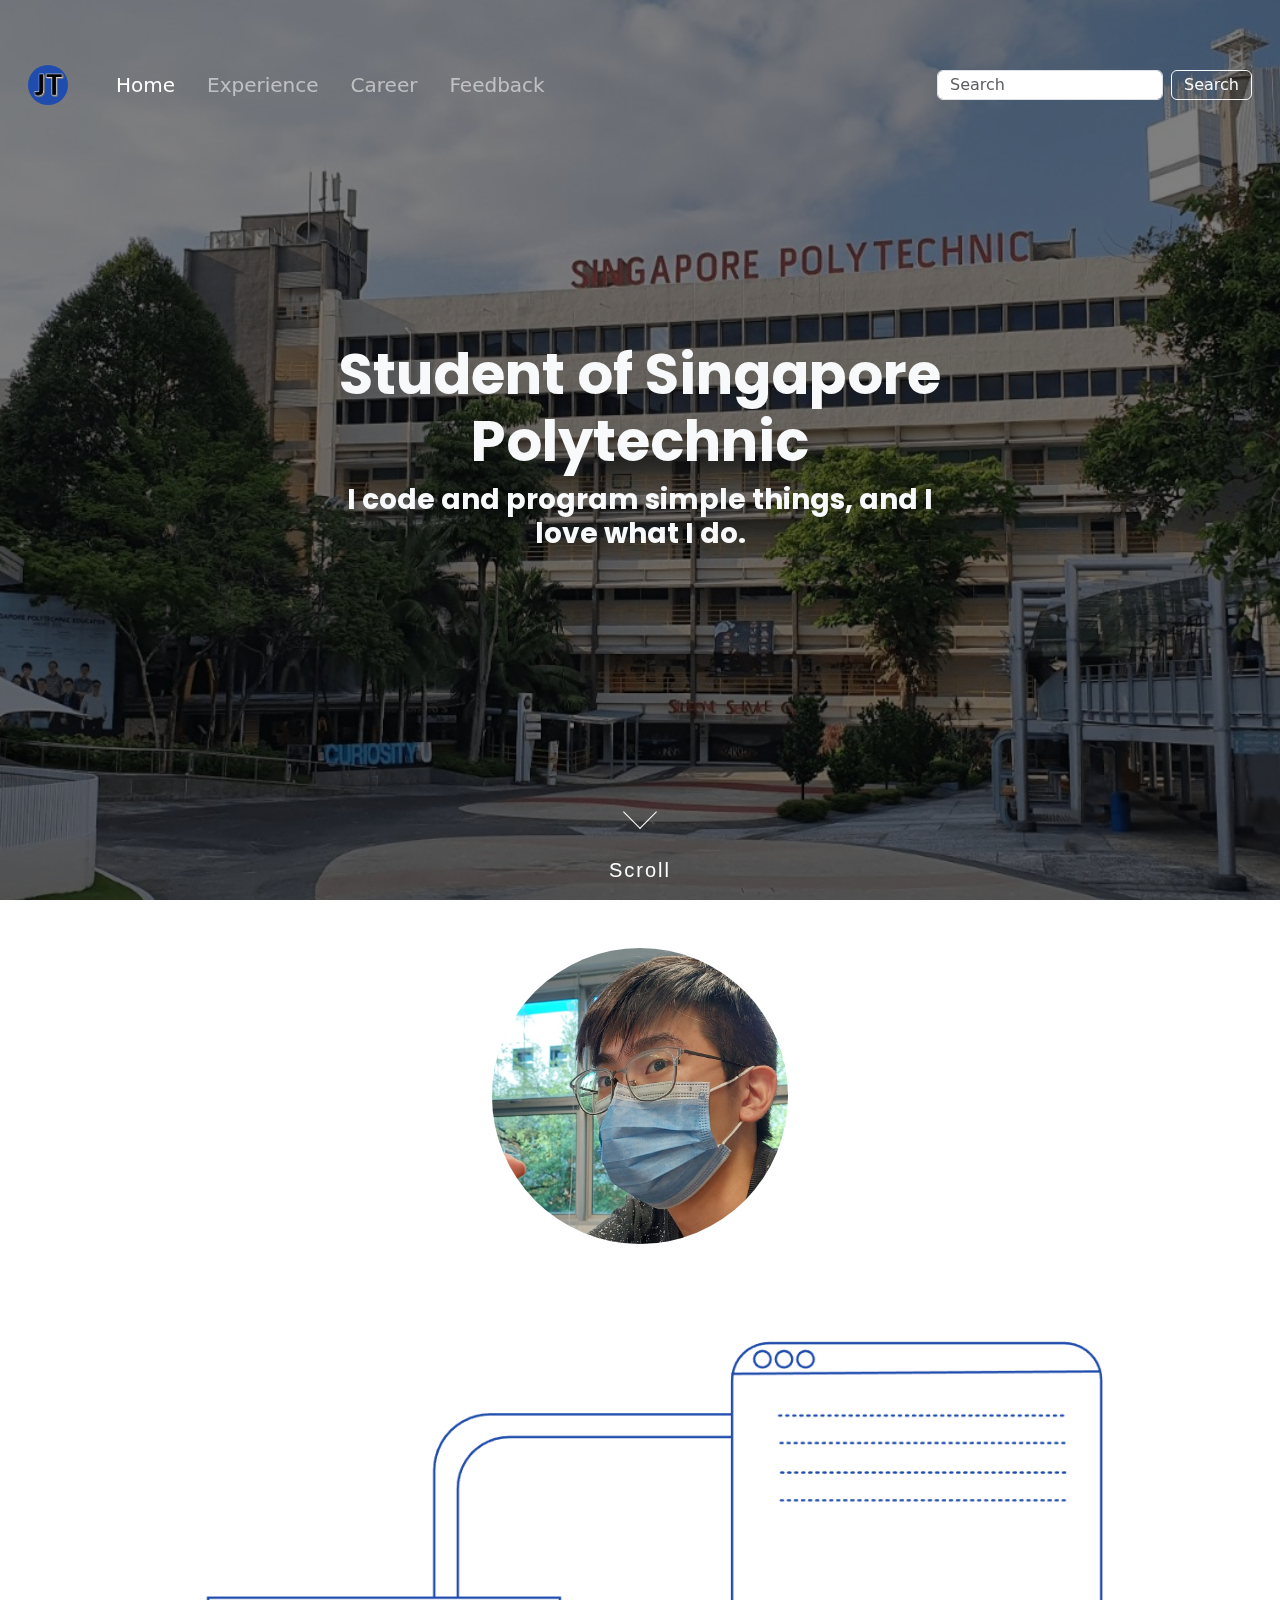
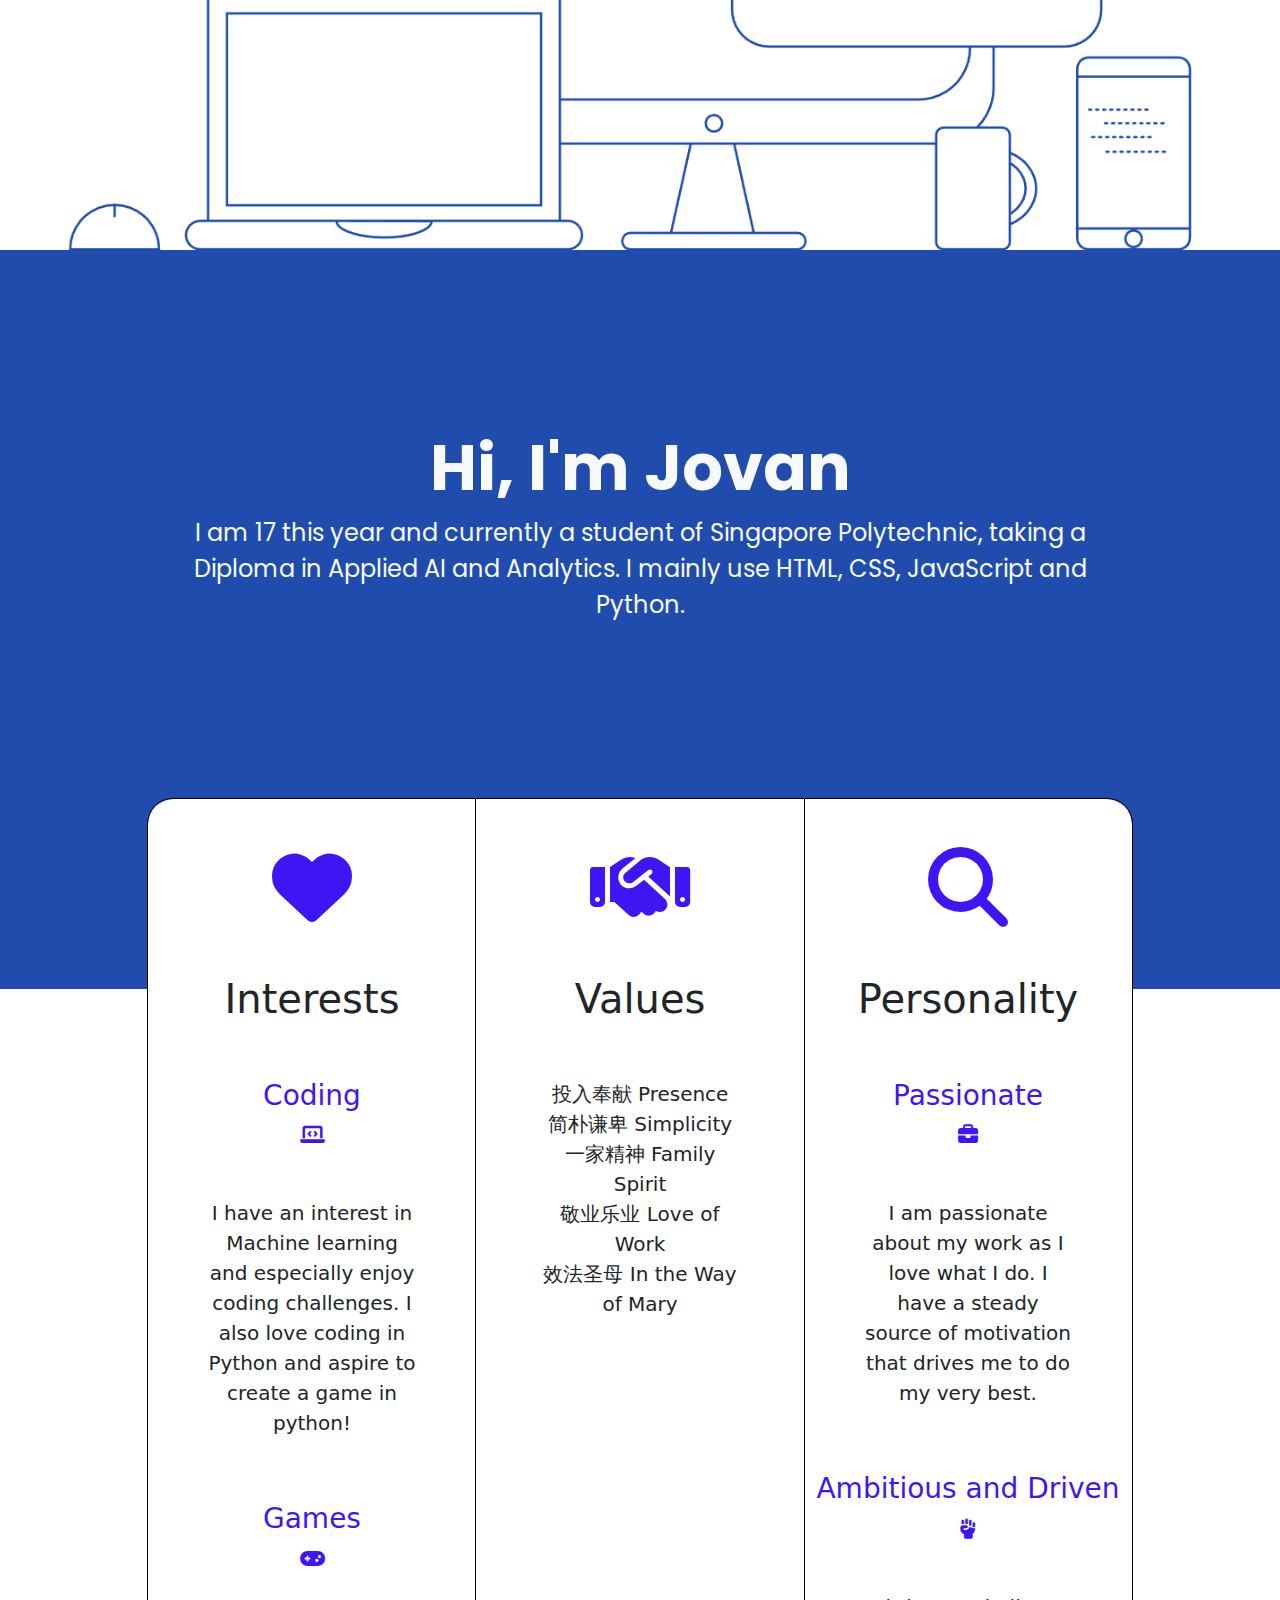
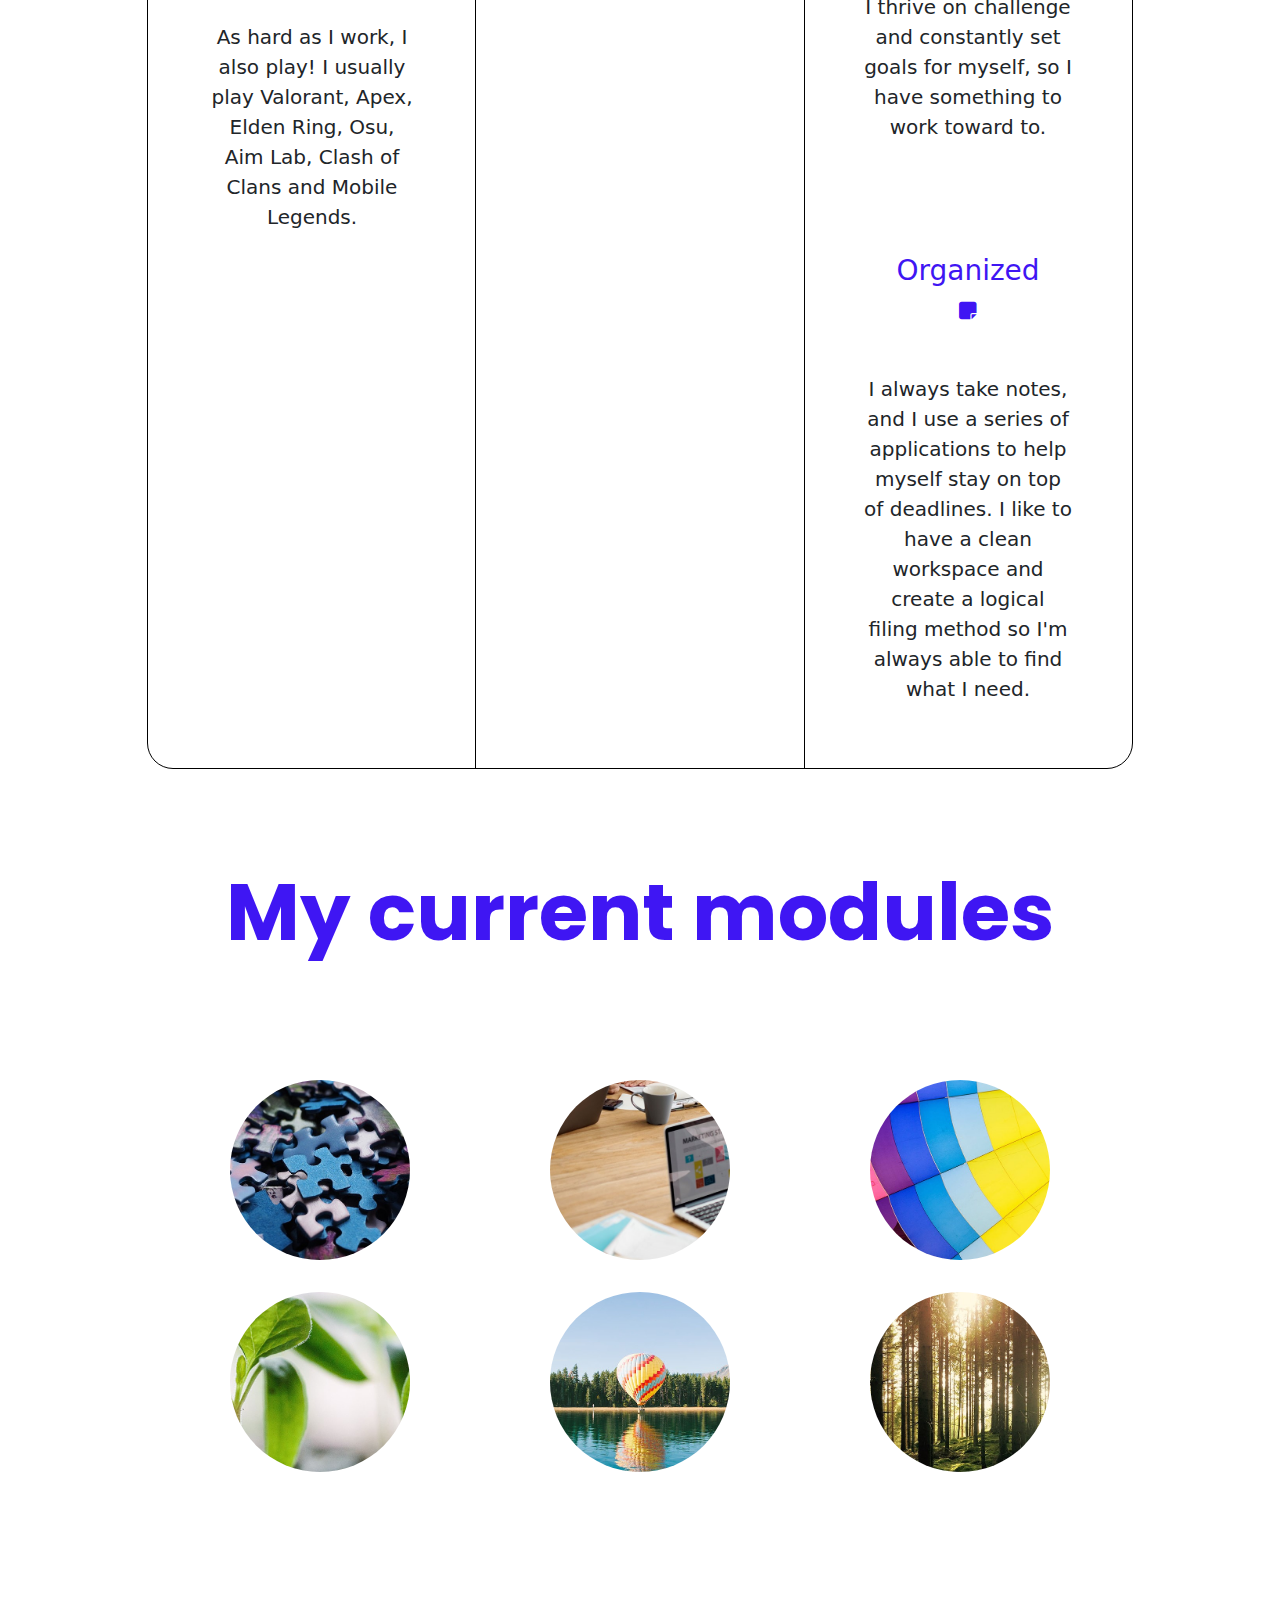
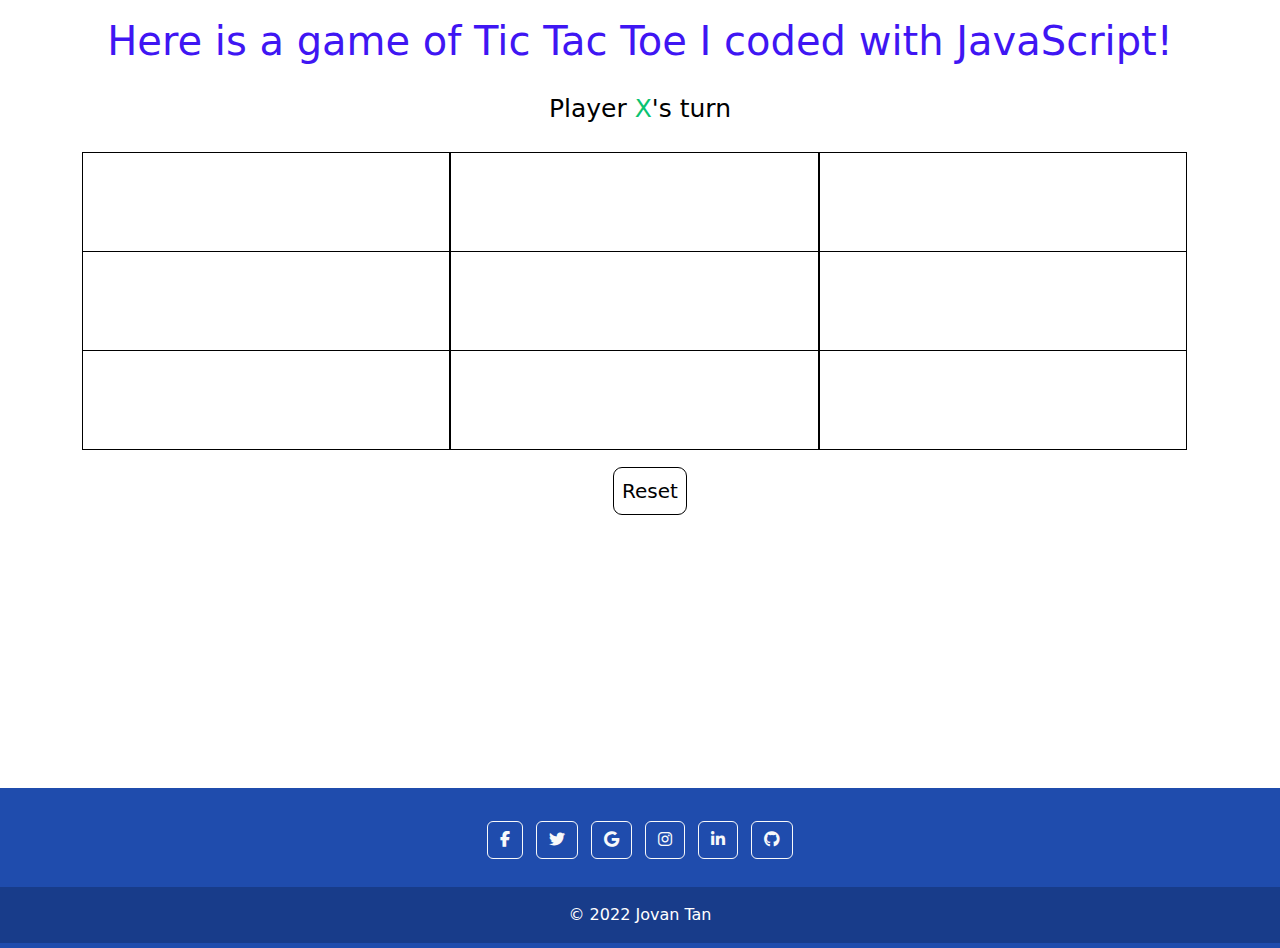
<file: index.html>
<!DOCTYPE html>
<html lang="en">
<head>
  <meta charset="UTF-8">
  <meta http-equiv="X-UA-Compatible" content="IE=edge">
  <meta name="viewport" content="width=device-width, initial-scale=1.0">


  <link href="main.css" rel="stylesheet">
  <script src="script.js"></script>

  <!-- Latest compiled and minified CSS -->
  <link href="https://cdn.jsdelivr.net/npm/bootstrap@5.1.3/dist/css/bootstrap.min.css" rel="stylesheet">

  <!-- Latest compiled JavaScript -->
  <script src="https://cdn.jsdelivr.net/npm/bootstrap@5.1.3/dist/js/bootstrap.bundle.min.js"></script>

  <link rel="preconnect" href="https://fonts.googleapis.com">
  <link rel="preconnect" href="https://fonts.gstatic.com" crossorigin>
  <link href="https://fonts.googleapis.com/css2?family=Dancing+Script&family=Zen+Loop&display=swap" rel="stylesheet">

  <!-- font awesome -->
  <link href="https://cdnjs.cloudflare.com/ajax/libs/font-awesome/6.1.2/css/all.min.css" rel="stylesheet">

  <title>Document</title>
</head>

<header>
  <nav class="nav navbar navbar-expand-md navbar-dark fixed-top lh-1" id="navbar">
    <div class="container-fluid">
      <a class="navbar-brand px-3" href="#">
        <img src="logo.png" alt="Avatar Logo" style="width:40px;" class="rounded-pill"> 
      </a>
      <button class="navbar-toggler" type="button" data-bs-toggle="collapse" data-bs-target="#navbarScroll" aria-controls="navbarScroll" aria-expanded="false" aria-label="Toggle navigation">
        <span class="navbar-toggler-icon"></span>
      </button>
      <div class="collapse navbar-collapse" id="navbarScroll">
        <ul class="navbar-nav me-auto my-2 my-lg-0 mx-5` navbar-nav-scroll" style="--bs-scroll-height: 100px;">
          <li class="nav-item">
            <a class="nav-link px-3 active fs-5" aria-current="page" href="#">Home</a>
          </li>
          <li class="nav-item">
            <a class="nav-link px-3 fs-5" href="experience.html">Experience</a>
          </li>
          <li class="nav-item">
            <a class="nav-link px-3 fs-5" href="career.html">Career</a>
          </li>
          <li class="nav-item">
            <a class="nav-link px-3 fs-5" href="feedback.html">Feedback</a>
          </li>
        </ul>
        <form class="d-flex search-btn px-3">
          <input class="form-control me-2" type="search" placeholder="Search" aria-label="Search">
          <button class="btn btn-outline-light py-0" type="submit">Search</button>
        </form>
      </div>
    </div>
  </nav>
  <div class="home">
    <div class="textdiv position-absolute top-50 start-50 translate-middle focus-in-expand">
      <h1 class="middle-text-lg display-4 fw-bold text-light align-middle text-center focus-in-expand share">Student of Singapore Polytechnic</h1>
      <h3 class="middle-text-md fs-3 fw-bold text-light text-center focus-in-expand share">I code and program simple things, and I love what I do.
      </h3>
    </div>
    <div class="">
      <div id="section01" class="demo">
        <a href="#section02" class="position-absolute start-50 translate-middle-x">
          <span></span>Scroll
        </a>
      </div>
    </div>
  </div>
</header>
<body>
  <div class="p-5" id="section02">
      <img class="img-fluid w-25 mx-auto d-block rounded-circle fade-in me-img"  src="mypicture.jpeg" alt="Picture of myself">
  </div>
  <div class="px-5">
    <img class="img-fluid mx-auto d-block " src="design.png" alt="design">
  </div>

  <div class="w-100 bg-color about_padding">
    <div class="">
      <h1 class="text-light display-3 fw-bold text-center share">Hi, I'm Jovan</h1>
    </div>
    <div class="w-75 text-wrap about_padding1 mx-auto">
      <p class="fs-4 text-light text-center share">I am 17 this year and currently a student of Singapore Polytechnic, taking a Diploma in Applied AI and Analytics. I mainly use HTML, CSS, JavaScript and Python.</p>
    </div>
  </div>

  <div class="grid_section w-75 mx-auto pb-5">
    <div class="row round about_row">
      <div class="col-lg-4 ">
        <div class="text-center pt-5">  
          <i class="fa-solid fa-heart fa-5x font_clr"></i>
        </div>

        <div class="pt-5 text-center">
          <h1>Interests</h1>
        </div>

        <div class="text-center pt-5 fs-5 font_clr">
          <h3> Coding </h3>
          <i class="fa-solid fa-laptop-code"></i>
        </div>

        <div class="text-center pt-5 fs-5 px-5">
          <p>I have an interest in Machine learning and especially enjoy coding challenges. I also love coding in Python and aspire to create a game in python!</p>
        </div>

        <div class="text-center pt-5 fs-5 font_clr">
          <h3> Games </h3>
          <i class="fa-solid fa-gamepad"></i>
        </div>

        <div class="text-center pt-5 fs-5 px-5 pb-5">
          <p>As hard as I work, I also play! I usually play Valorant, Apex, Elden Ring, Osu, Aim Lab, Clash of Clans and Mobile Legends.</p>
        </div>
      </div>

      <div class="col-lg-4 col-middle">
        <div class="text-center pt-5">
          <i class="fa-solid fa-handshake fa-5x font_clr"></i>
        </div>

        <div class="pt-5 text-center">
          <h1> Values </h1>
        </div>

        <div class="text-center pt-5 fs-5 px-5 pb-5">
          <p>投入奉献 Presence<br>简朴谦卑 Simplicity<br>一家精神 Family Spirit<br>敬业乐业 Love of Work<br>效法圣母 In the Way of Mary</p>
        </div>
      </div>
      <div class="col-lg-4">
        <div class="text-center pt-5">  
          <i class="fa-solid fa-magnifying-glass fa-5x font_clr"></i>
        </div>

        <div class="pt-5 text-center">
          <h1>Personality</h1>
        </div>

        <div class="text-center pt-5 fs-5 font_clr">
          <h3> Passionate </h3>
          <i class="fa-solid fa-briefcase"></i>
        </div>

        <div class="text-center pt-5 fs-5 px-5">
          <p>I am passionate about my work as I love what I do. I have a steady source of motivation that drives me to do my very best.</p>
        </div>

        <div class="text-center pt-5 fs-5 font_clr">
          <h3> Ambitious and Driven </h3>
          <i class="fa-solid fa-hand-fist"></i>
        </div>

        <div class="text-center pt-5 fs-5 px-5 pb-5">
          <p>I thrive on challenge and constantly set goals for myself, so I have something to work toward to.</p>
        </div>

        <div class="text-center pt-5 fs-5 font_clr">
          <h3> Organized </h3>
          <i class="fa-solid fa-note-sticky"></i>
        </div>

        <div class="text-center pt-5 fs-5 px-5 pb-5">
          <p>I always take notes, and I use a series of applications to help myself stay on top of deadlines. I like to have a clean workspace and create a logical filing method so I'm always able to find what I need.</p>
        </div>
      </div>
    </div>
  </div>
  <div class="mx-auto py-5 text-center font_clr">
    <h1 class="display-1 share fw-bold">My current modules</h1>
  </div>
  <div class="w-75 mx-auto pt-5">
    <div class="row mx-auto">
      <div class="col-12 col-md-4 col-sm-6 py-3">
        <div class="cat image mx-auto">
          <p class="mx-auto my-auto display-6 text-light">CAT</p>
        </div>
      </div>
      <div class="col-12 col-md-4 col-sm-6 py-3">
        <div class="cpr image mx-auto">
          <p class="mx-auto my-auto display-6 text-light">CPR</p>
        </div>
      </div>
      <div class="col-12 col-md-4 col-sm-6 py-3">
        <div class="foc image mx-auto">
          <p class="mx-auto my-auto display-6 text-light">FOC</p>
        </div>
      </div>
      <div class="col-12 col-md-4 col-sm-6 py-3">
        <div class="fop image mx-auto">
          <p class="mx-auto my-auto display-6 text-light">FOP</p>
        </div>
      </div>
      <div class="col-12 col-md-4 col-sm-6 py-3">
        <div class="fed image mx-auto">
          <p class="mx-auto my-auto display-6 text-light">FED</p>
        </div>
      </div>
      <div class="col-12 col-md-4 col-sm-6 py-3">
        <div class="math image mx-auto">
          <p class="mx-auto my-auto display-6 text-light">MATH</p>
        </div>
      </div>
    </div>
  </div>
  <main class="background ttt">
    <section class="title">
        <h1>Here is a game of Tic Tac Toe I coded with JavaScript!</h1>
    </section>
    <section class="display">
        Player <span class="display-player playerX">X</span>'s turn
    </section>
    <section class="container">
        <div class="tile"></div>
        <div class="tile"></div>
        <div class="tile"></div>
        <div class="tile"></div>
        <div class="tile"></div>
        <div class="tile"></div>
        <div class="tile"></div>
        <div class="tile"></div>
        <div class="tile"></div>
    </section>
    <section class="display announcer hide"></section>
    <section class="controls">
        <button id="reset">Reset</button>
    </section>
  </main>
</body>
<footer class="bg-custom text-center text-white">
  <!-- Grid container -->
  <div class="mx-auto p-4 pb-0">
    <!-- Section: Social media -->
    <section class="mb-4">
      <div class="text-center">
      <!-- Facebook -->
      <a class="btn btn-outline-light btn-floating m-1" href="https://www.facebook.com/jovan.tan.127" target="_blank" role="button">
        <i class="fab fa-facebook-f"></i>
      </a>

      <!-- Twitter -->
      <a class="btn btn-outline-light btn-floating m-1" href="https://twitter.com/kyouran_desu" target="_blank" role="button">
        <i class="fab fa-twitter"></i>
      </a>

      <!-- Google -->
      <a class="btn btn-outline-light btn-floating m-1" href="mailto:joovanntan@gmail.com" target="_blank" role="button">
        <i class="fab fa-google"></i>
      </a>

      <!-- Instagram -->
      <a class="btn btn-outline-light btn-floating m-1" href="https://www.instagram.com/joovanntan/" target="_blank" role="button">
        <i class="fab fa-instagram"></i>
      </a>

      <!-- Linkedin -->
      <a class="btn btn-outline-light btn-floating m-1" href="https://www.linkedin.com/in/kyouran-undefined-a01143248" target="_blank" role="button">
        <i class="fab fa-linkedin-in"></i>
      </a>

      <!-- Github -->
      <a class="btn btn-outline-light btn-floating m-1" href="https://github.com/kyourandesu" target="_blank" role="button">
        <i class="fab fa-github"></i>
      </a>
      </div>
    </section>
    <!-- Section: Social media -->
  </div>
  <!-- Grid container -->

  <!-- Copyright -->
  <div class="text-center p-3" style="background-color: rgba(0, 0, 0, 0.2);">
    © 2022 Jovan Tan
  </div>
  <!-- Copyright -->
</footer>
</html>

<script>
  window.onscroll = function() {scrollFunction()};

  function scrollFunction() {
  var navbar = document.querySelector('#navbar')
  if (document.body.scrollTop > 20 || document.documentElement.scrollTop > 20) {
    navbar.classList.add('bg-custom')
  } else {
    navbar.classList.remove('bg-custom')
  }
  }
</script>
</file>
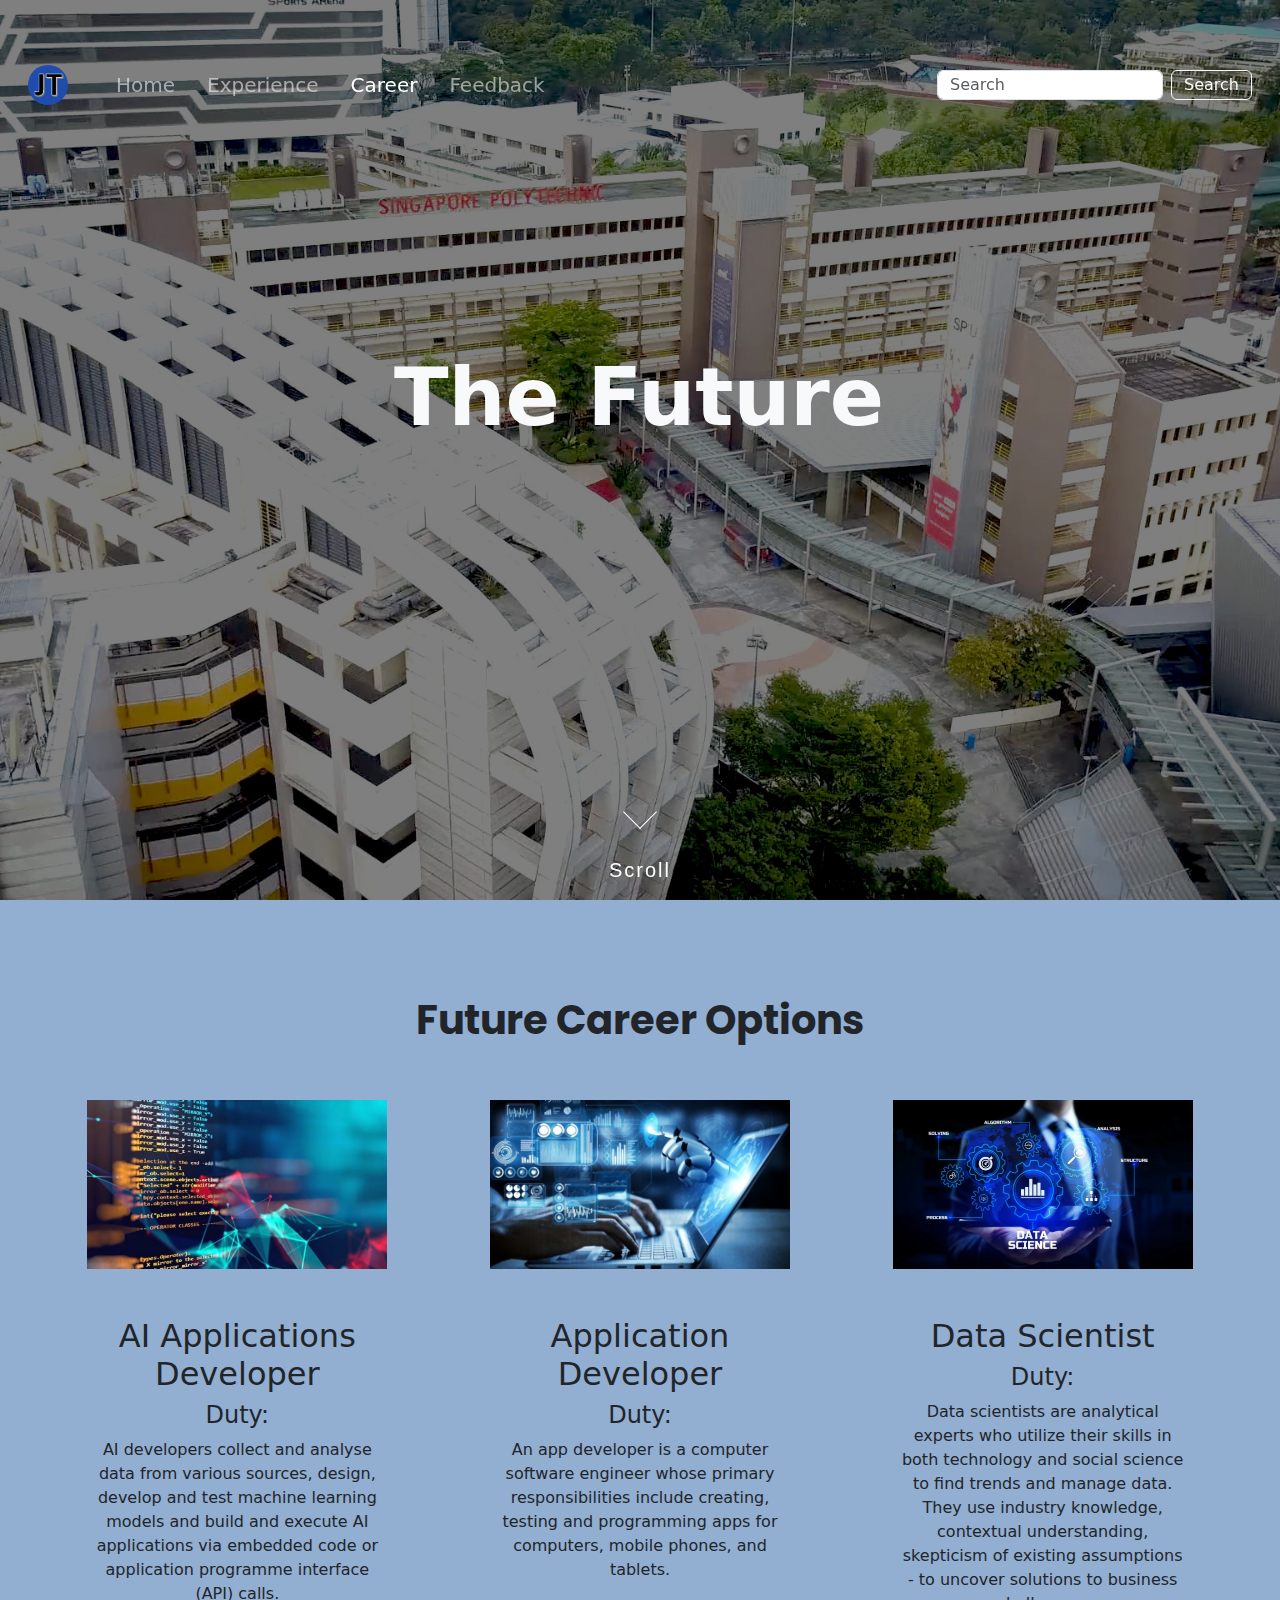
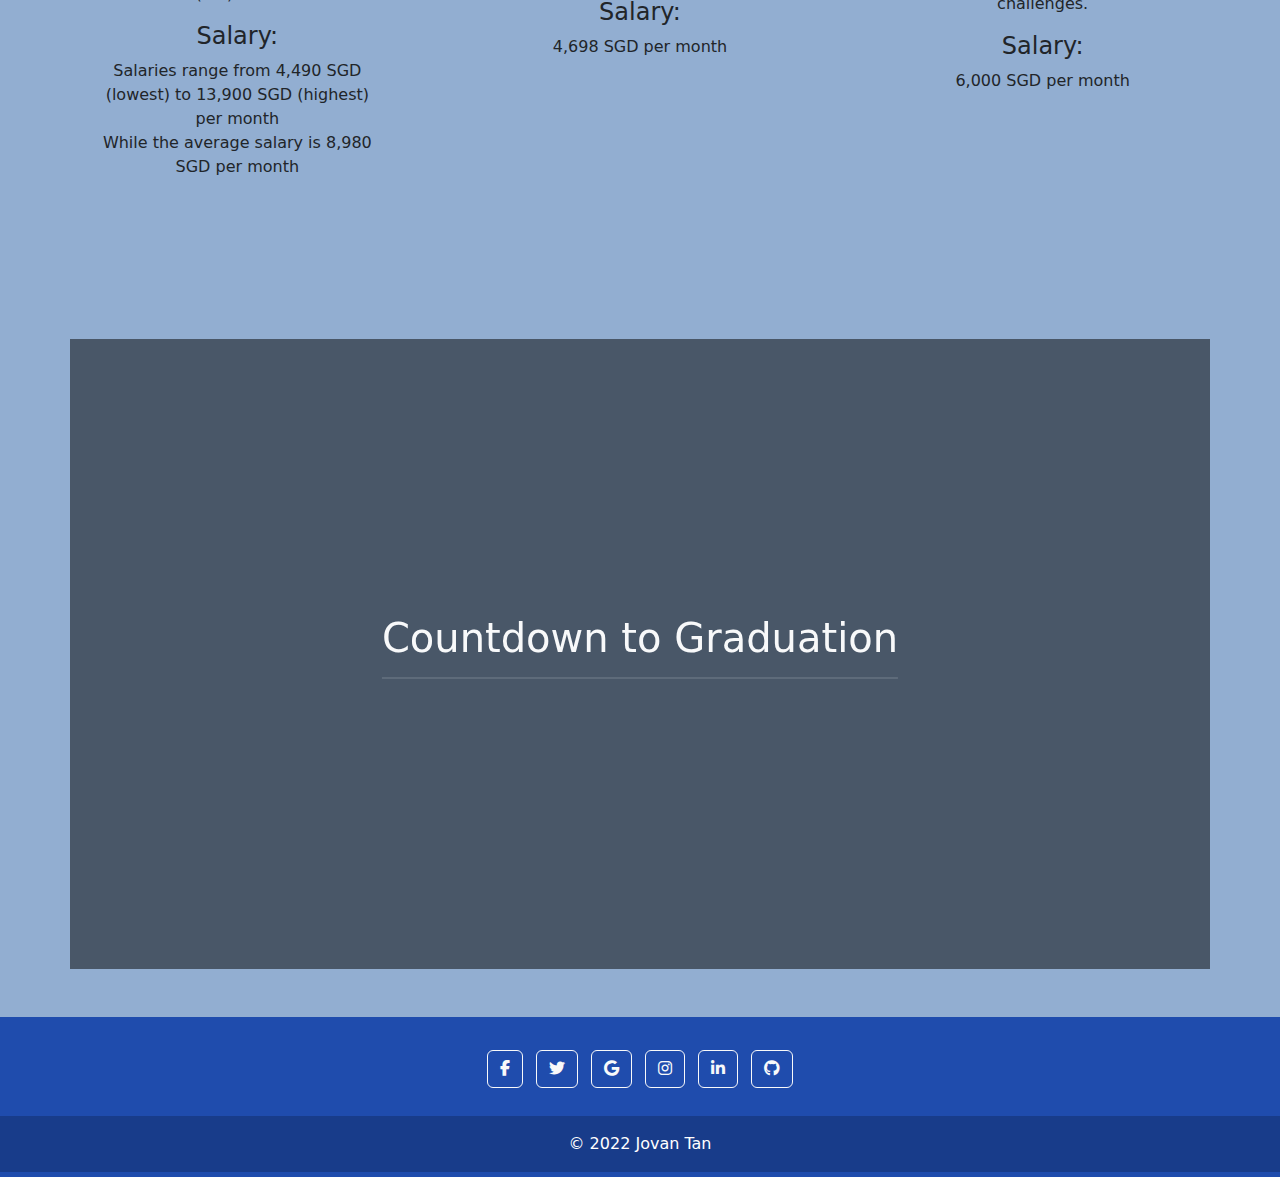
<file: career.html>
<!DOCTYPE html>
<html lang="en">
<head>
  <meta charset="UTF-8">
  <meta http-equiv="X-UA-Compatible" content="IE=edge">
  <meta name="viewport" content="width=device-width, initial-scale=1.0">


  <link href="main.css" rel="stylesheet">
  <script src="script.js"></script>

  <!-- Latest compiled and minified CSS -->
  <link href="https://cdn.jsdelivr.net/npm/bootstrap@5.1.3/dist/css/bootstrap.min.css" rel="stylesheet">

  <!-- Latest compiled JavaScript -->
  <script src="https://cdn.jsdelivr.net/npm/bootstrap@5.1.3/dist/js/bootstrap.bundle.min.js"></script>

  <link rel="preconnect" href="https://fonts.googleapis.com">
  <link rel="preconnect" href="https://fonts.gstatic.com" crossorigin>
  <link href="https://fonts.googleapis.com/css2?family=Dancing+Script&family=Zen+Loop&display=swap" rel="stylesheet">

  <!-- font awesome -->
  <link href="https://cdnjs.cloudflare.com/ajax/libs/font-awesome/6.1.2/css/all.min.css" rel="stylesheet">

  <title>Document</title>
</head>

<header>
  <nav class="nav navbar navbar-expand-md navbar-dark fixed-top lh-1" id="navbar">
    <div class="container-fluid">
      <a class="navbar-brand px-3" href="#">
        <img src="logo.png" alt="Avatar Logo" style="width:40px;" class="rounded-pill"> 
      </a>
      <button class="navbar-toggler" type="button" data-bs-toggle="collapse" data-bs-target="#navbarScroll" aria-controls="navbarScroll" aria-expanded="false" aria-label="Toggle navigation">
        <span class="navbar-toggler-icon"></span>
      </button>
      <div class="collapse navbar-collapse" id="navbarScroll">
        <ul class="navbar-nav me-auto my-2 my-lg-0 mx-5` navbar-nav-scroll" style="--bs-scroll-height: 100px;">
          <li class="nav-item">
            <a class="nav-link px-3 fs-5" aria-current="page" href="index.html">Home</a>
          </li>
          <li class="nav-item">
            <a class="nav-link px-3 fs-5" href="experience.html">Experience</a>
          </li>
          <li class="nav-item">
            <a class="nav-link px-3 active fs-5" href="career.html">Career</a>
          </li>
          <li class="nav-item">
            <a class="nav-link px-3 fs-5" href="feedback.html">Feedback</a>
          </li>
        </ul>
        <form class="d-flex search-btn px-3">
          <input class="form-control me-2" type="search" placeholder="Search" aria-label="Search">
          <button class="btn btn-outline-light py-0" type="submit">Search</button>
        </form>
      </div>
    </div>
  </nav>
  <div class="career">
    <div class="textdiv position-absolute top-50 start-50 translate-middle focus-in-expand">
        <h1 class="middle-text-lg display-1 fw-bold text-light align-middle text-center anim-typewriter line-1">The Future</h1>
    </div>
    <div class="">
      <section id="section01" class="demo">
        <a href="#section02" class="position-absolute start-50 translate-middle-x"><span></span>Scroll</a>
      </section>
    </div>
  </div>
</header>
<body>
  <div class="container-fluid text-center p-5 career-section" id="section02">
    <div>
      <h1 class="text-center py-5 fw-bolder share">
        Future Career Options
      </h1>
    </div>

    <div class="row">
      <div class="col-sm-12 col-md-6 col-lg-4 ai-developer text-center">
        <!-- Photo by https://www.shutterstock.com/g/monsit on https://www.shutterstock.com/ on Dec 1, 2018-->
        <img class="career-pic mx-auto" src="application-developer.jpg" alt="application developer">
        <div class="p-5">
          <h2>AI Applications Developer</h2>
          <h4>Duty:</h4>
          <p> AI developers collect and analyse data from various sources, design, develop and test machine learning models and build and execute AI applications via embedded code or application programme interface (API) calls.</p>
          <h4>Salary:</h4>
          <p>Salaries range from 4,490 SGD (lowest) to 13,900 SGD (highest) per month<br>While the average salary is 8,980 SGD per month</p>
        </div>
      </div>
      <div class="col-sm-12 col-md-6 col-lg-4 text-center">
        <!-- Photo by https://www.shutterstock.com/g/BiancoBlue85 on https://www.shutterstock.com/ on Apr 30, 2022-->
        <img class="career-pic" src="ai-developer.jpg" alt="ai developer">
        <div class="p-5">
          <h2>Application Developer</h2>
          <h4>Duty:</h4>
          <p> An app developer is a computer software engineer whose primary responsibilities include creating, testing and programming apps for computers, mobile phones, and tablets.</p>
          <h4>Salary:</h4>
          <p>4,698 SGD per month</p>
        </div>
      </div>
      <div class="col-sm-12 col-md-12 col-lg-4 text-center">
        <!-- Photo by https://www.shutterstock.com/g/SWKStock https://www.shutterstock.com/ on  Jun 8, 2021 -->
        <img class="career-pic" src="data-science.jpg" alt="data science">
        <div class="p-5">
          <h2>Data Scientist</h2>
          <h4>Duty:</h4>
          <p> Data scientists are analytical experts who utilize their skills in both technology and social science to find trends and manage data. They use industry knowledge, contextual understanding, skepticism of existing assumptions - to uncover solutions to business challenges.</p>
          <h4>Salary:</h4>
          <p>6,000 SGD per month</p>
      </div>
      </div>
    </div>
  </div>
  <div class="career-section py-5">
    <div class="graduation container">
      <div class="textdiv position-absolute top-50 start-50 text-center translate-middle text-light">
        <h1>Countdown to Graduation</h1>
        <hr>
        <p id="demo" style="font-size:30px"></p>
      </div>
    </div>
  </div>

</body>
<footer class="bg-custom text-center text-white">
  <!-- Grid container -->
  <div class="mx-auto p-4 pb-0">
    <!-- Section: Social media -->
    <section class="mb-4">
      <div class="text-center">
      <!-- Facebook -->
      <a class="btn btn-outline-light btn-floating m-1" href="https://www.facebook.com/jovan.tan.127" target="_blank" role="button">
        <i class="fab fa-facebook-f"></i>
      </a>

      <!-- Twitter -->
      <a class="btn btn-outline-light btn-floating m-1" href="https://twitter.com/kyouran_desu" target="_blank" role="button">
        <i class="fab fa-twitter"></i>
      </a>

      <!-- Google -->
      <a class="btn btn-outline-light btn-floating m-1" href="mailto:joovanntan@gmail.com" target="_blank" role="button">
        <i class="fab fa-google"></i>
      </a>

      <!-- Instagram -->
      <a class="btn btn-outline-light btn-floating m-1" href="https://www.instagram.com/joovanntan/" target="_blank" role="button">
        <i class="fab fa-instagram"></i>
      </a>

      <!-- Linkedin -->
      <a class="btn btn-outline-light btn-floating m-1" href="https://www.linkedin.com/in/kyouran-undefined-a01143248" target="_blank" role="button">
        <i class="fab fa-linkedin-in"></i>
      </a>

      <!-- Github -->
      <a class="btn btn-outline-light btn-floating m-1" href="https://github.com/kyourandesu" target="_blank" role="button">
        <i class="fab fa-github"></i>
      </a>
      </div>
    </section>
    <!-- Section: Social media -->
  </div>
  <!-- Grid container -->

  <!-- Copyright -->
  <div class="text-center p-3" style="background-color: rgba(0, 0, 0, 0.2);">
    © 2022 Jovan Tan
  </div>
  <!-- Copyright -->
</footer>
</html>

<script>
  window.onscroll = function() {scrollFunction()};

function scrollFunction() {
var navbar = document.querySelector('#navbar')
if (document.body.scrollTop > 20 || document.documentElement.scrollTop > 20) {
  navbar.classList.add('bg-custom')
} else {
  navbar.classList.remove('bg-custom')
}
}
</script>
<script>
  // Set the date we're counting down to
var countDownDate = new Date("May 6, 2025 00:00:00").getTime();

// Update the count down every 1 second
var countdownfunction = setInterval(function() {

  // Get todays date and time
  var now = new Date().getTime();
  
  // Find the distance between now an the count down date
  var distance = countDownDate - now;
  
  // Time calculations for days, hours, minutes and seconds
  var days = Math.floor(distance / (1000 * 60 * 60 * 24));
  var hours = Math.floor((distance % (1000 * 60 * 60 * 24)) / (1000 * 60 * 60));
  var minutes = Math.floor((distance % (1000 * 60 * 60)) / (1000 * 60));
  var seconds = Math.floor((distance % (1000 * 60)) / 1000);
  
  // Output the result in an element with id="demo"
  document.getElementById("demo").innerHTML = days + "d " + hours + "h "
  + minutes + "m " + seconds + "s ";
  
  // If the count down is over, write some text 
  if (distance < 0) {
    clearInterval(countdownfunction);
    document.getElementById("demo").innerHTML = "EXPIRED";
  }
}, 1000);
</script>
</file>
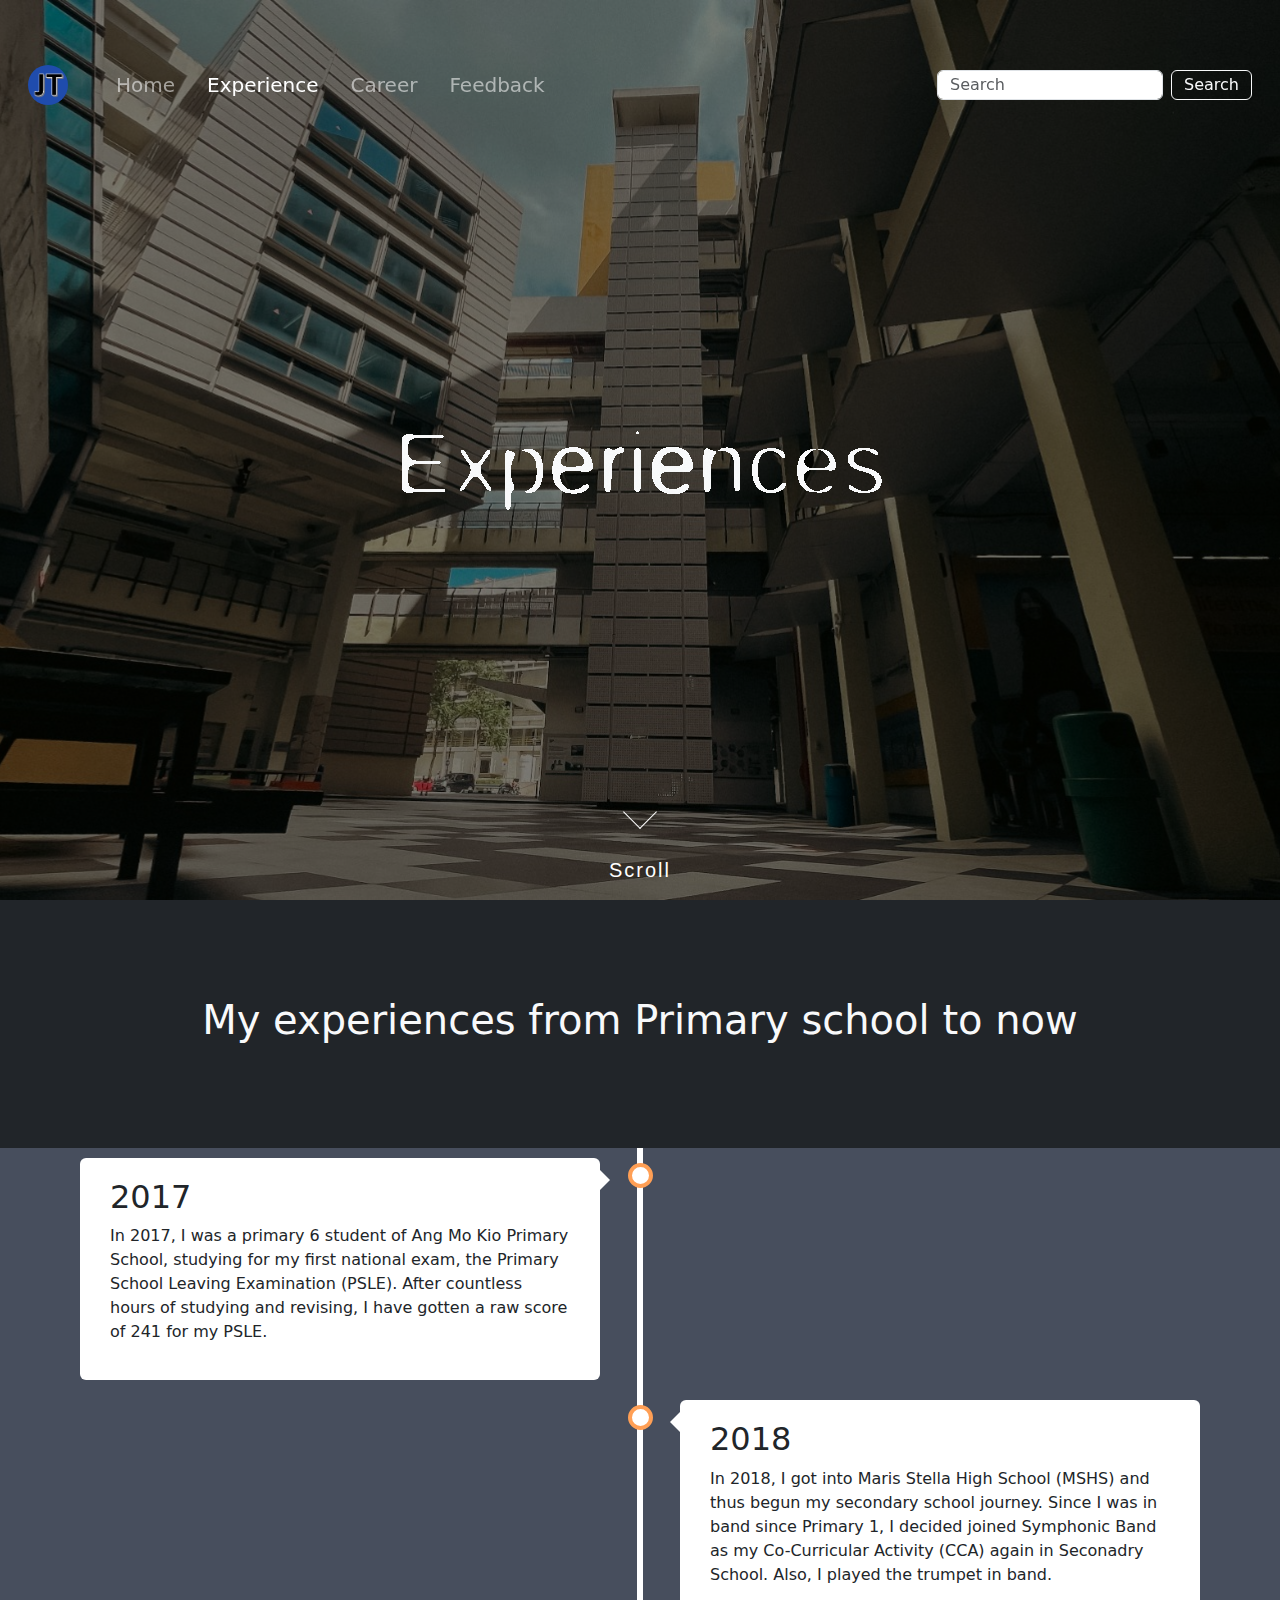
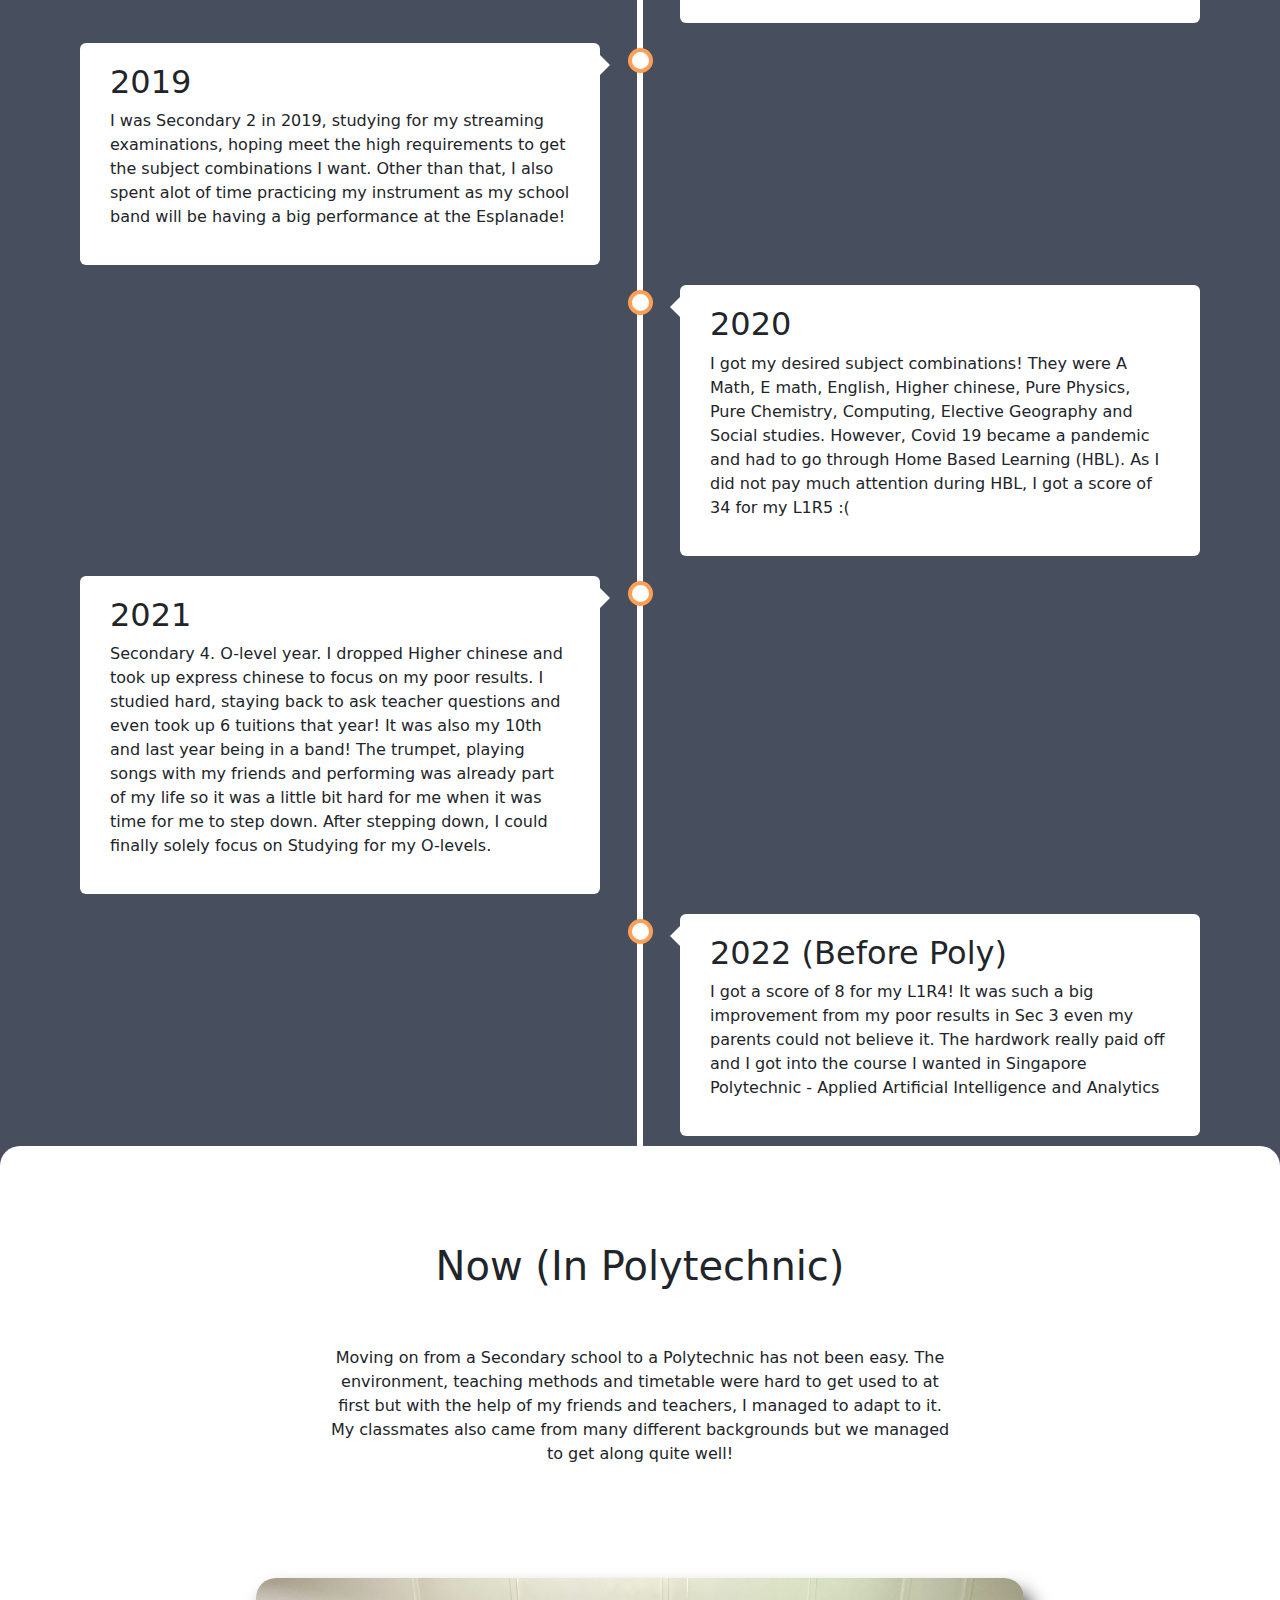
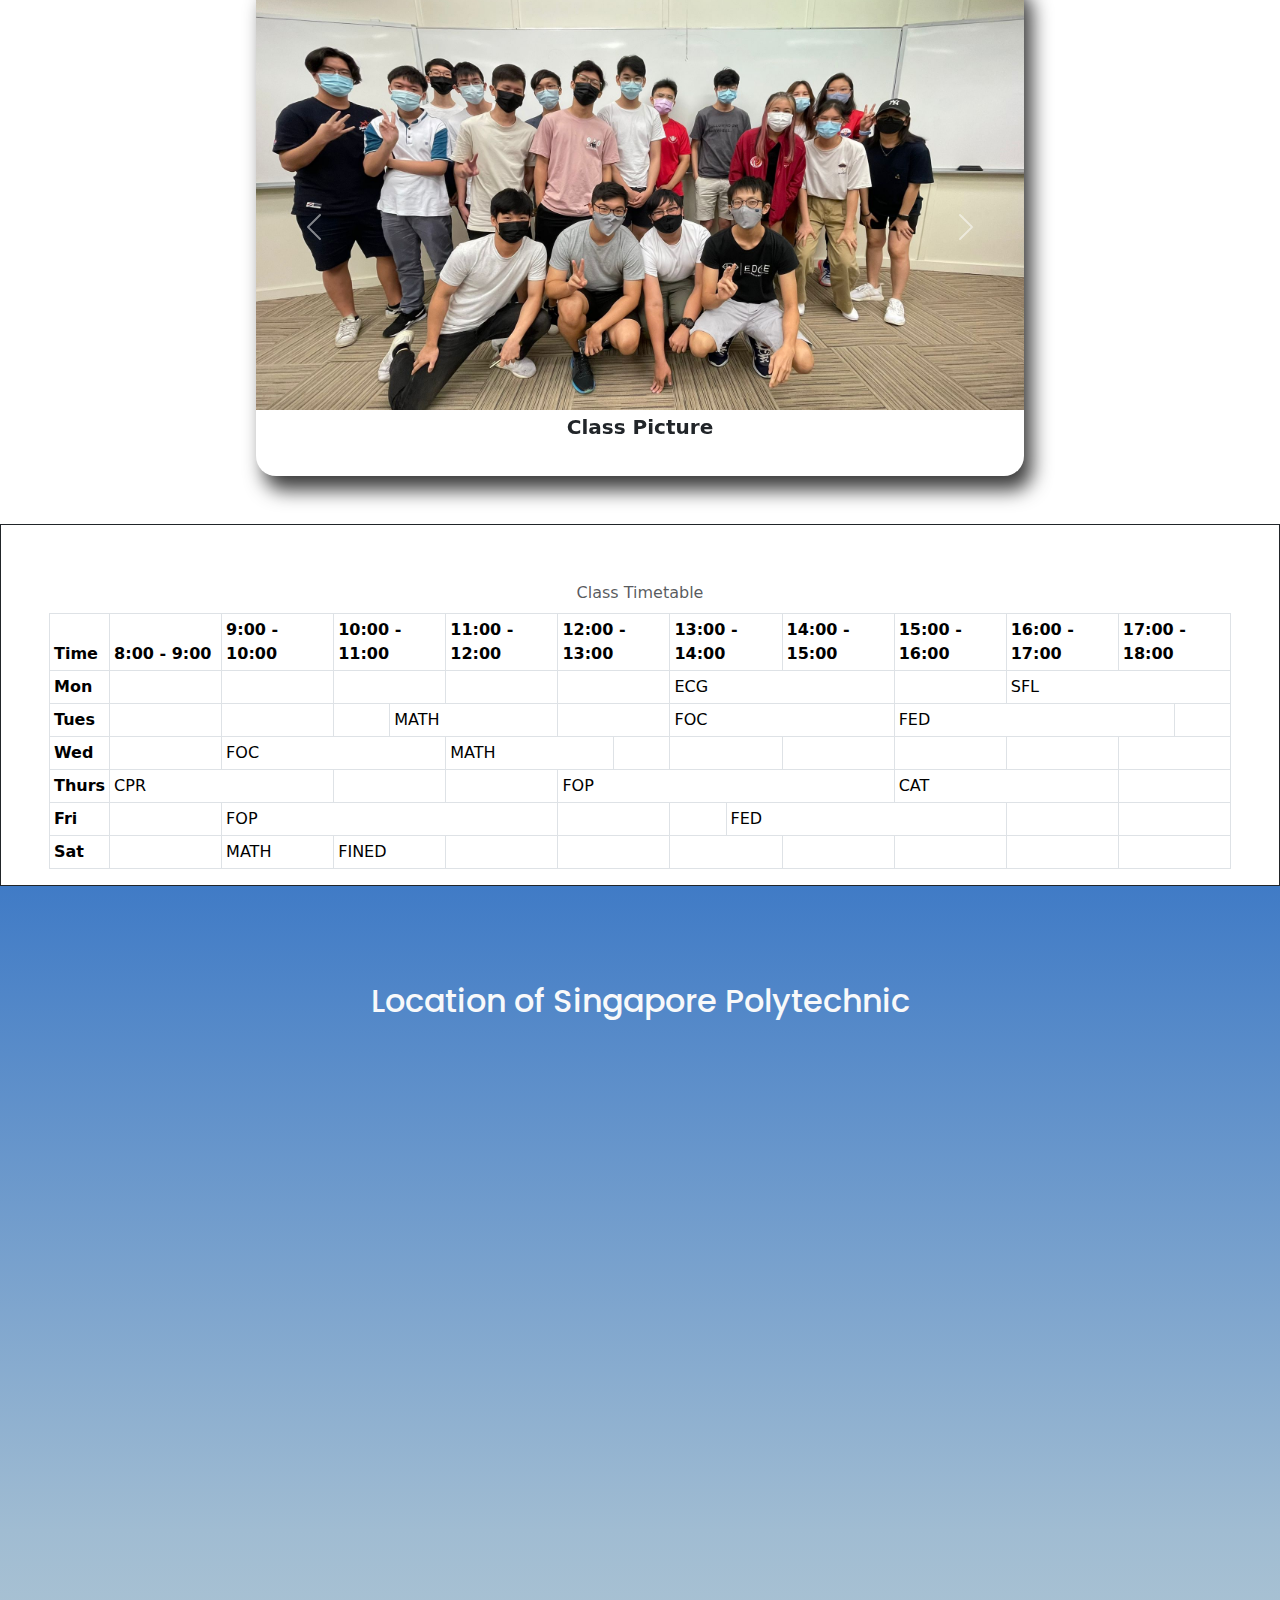
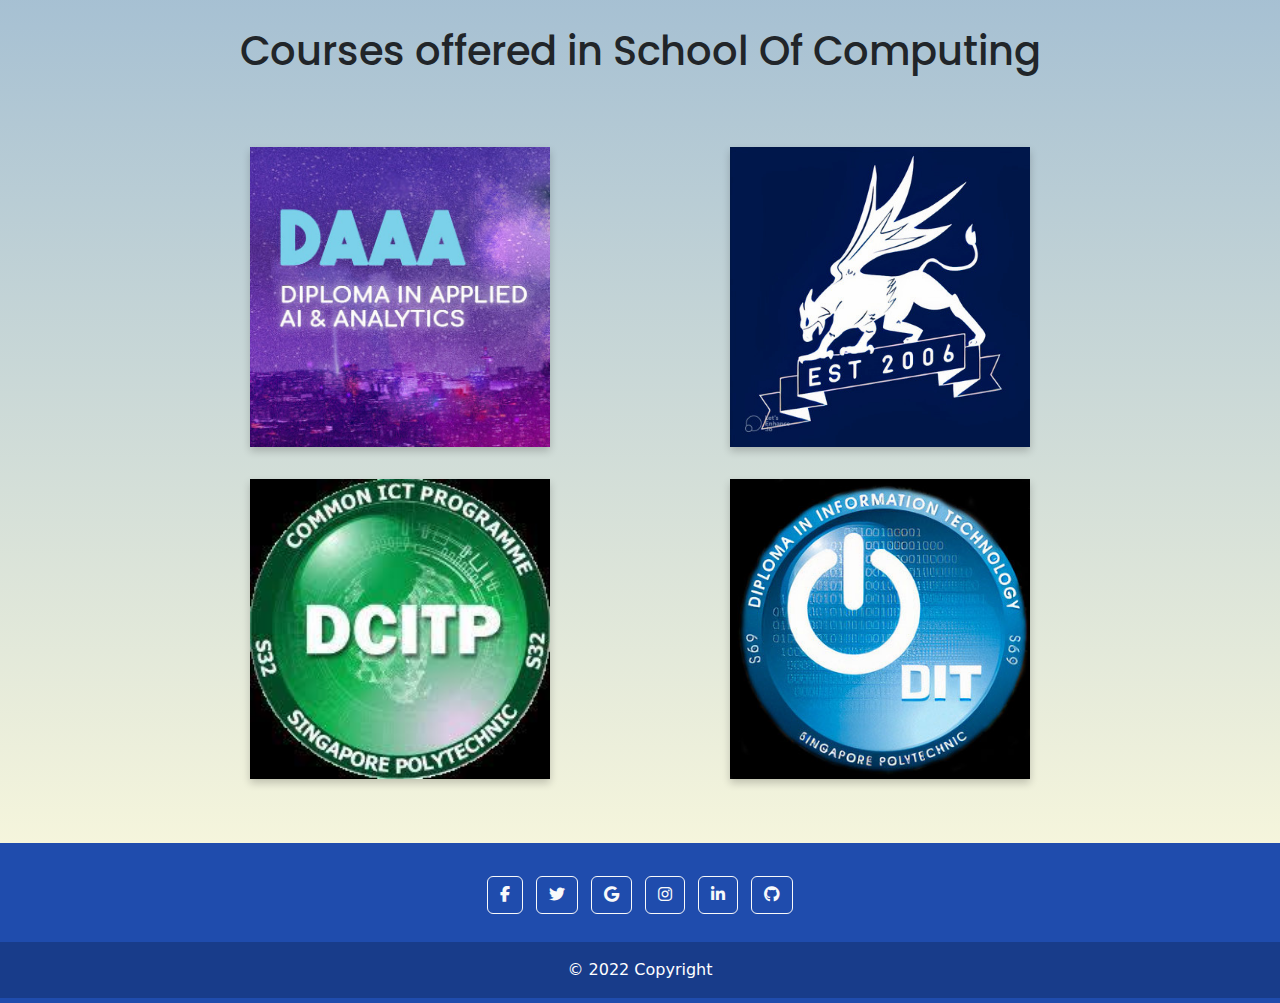
<file: experience.html>
<!DOCTYPE html>
<html lang="en">
<head>
  <meta charset="UTF-8">
  <meta http-equiv="X-UA-Compatible" content="IE=edge">
  <meta name="viewport" content="width=device-width, initial-scale=1.0">


  <link href="main.css" rel="stylesheet">

  <!-- Latest compiled and minified CSS -->
  <link href="https://cdn.jsdelivr.net/npm/bootstrap@5.1.3/dist/css/bootstrap.min.css" rel="stylesheet">

  <!-- Latest compiled JavaScript -->
  <script src="https://cdn.jsdelivr.net/npm/bootstrap@5.1.3/dist/js/bootstrap.bundle.min.js"></script>

  <!-- share tech font from google font -->

  <!-- font awesome -->
  <link href="https://cdnjs.cloudflare.com/ajax/libs/font-awesome/6.1.2/css/all.min.css" rel="stylesheet">
  <title>Document</title>
</head>

<header>
  <nav class="nav navbar navbar-expand-md navbar-dark fixed-top lh-1" id="navbar">
    <div class="container-fluid">
      <a class="navbar-brand px-3" href="#">
        <img src="logo.png" alt="Avatar Logo" style="width:40px;" class="rounded-pill"> 
      </a>
      <button class="navbar-toggler" type="button" data-bs-toggle="collapse" data-bs-target="#navbarScroll" aria-controls="navbarScroll" aria-expanded="false" aria-label="Toggle navigation">
        <span class="navbar-toggler-icon"></span>
      </button>
      <div class="collapse navbar-collapse" id="navbarScroll">
        <ul class="navbar-nav me-auto my-2 my-lg-0 mx-5` navbar-nav-scroll" style="--bs-scroll-height: 100px;">
          <li class="nav-item">
            <a class="nav-link px-3 fs-5" aria-current="page" href="index.html">Home</a>
          </li>
          <li class="nav-item">
            <a class="nav-link px-3 active fs-5" href="experience.html">Experience</a>
          </li>
          <li class="nav-item">
            <a class="nav-link px-3 fs-5" href="career.html">Career</a>
          </li>
          <li class="nav-item">
            <a class="nav-link px-3 fs-5" href="feedback.html">Feedback</a>
          </li>
        </ul>
        <form class="d-flex search-btn px-3">
          <input class="form-control me-2" type="search" placeholder="Search" aria-label="Search">
          <button class="btn btn-outline-light py-0" type="submit">Search</button>
        </form>
      </div>
    </div>
  </nav>
  <div class="experience">
    <div id="container" class="display-1 text-light">
      <span id="text1"></span>
      <span id="text2"></span>
    </div>
    
    <svg id="filters">
        <defs>
            <filter id="threshold">
                <feColorMatrix in="SourceGraphic" type="matrix" values="1 0 0 0 0
                                        0 1 0 0 0
                                        0 0 1 0 0
                                        0 0 0 255 -140" />
            </filter>
        </defs>
    </svg>
    <div class="">
      <section id="section01" class="demo">
        <a href="#section02" class="position-absolute start-50 translate-middle-x"><span></span>Scroll</a>
      </section>
    </div>
  </div>
</header>
<body>
  <div class="p-5 bg-dark" id="section02">
    <div class="p-5 text-center text-light">
      <h1>My experiences from Primary school to now</h1>
    </div>
  </div>
  <div class="bg-grey">
    <div class="timeline">
      <div class="container1 left">
        <div class="content">
          <h2>2017</h2>
          <p>In 2017, I was a primary 6 student of Ang Mo Kio Primary School, studying for my first national exam, the Primary School Leaving Examination (PSLE). After countless hours of studying and revising, I have gotten a raw score of 241 for my PSLE. </p>
        </div>
      </div>
      <div class="container1 right">
        <div class="content">
          <h2>2018</h2>
          <p>In 2018, I got into Maris Stella High School (MSHS) and thus begun my secondary school journey. Since I was in band since Primary 1, I decided joined Symphonic Band as my Co-Curricular Activity (CCA) again in Seconadry School. Also, I played the trumpet in band.</p>
        </div>
      </div>
      <div class="container1 left">
        <div class="content">
          <h2>2019</h2>
          <p>I was Secondary 2 in 2019, studying for my streaming examinations, hoping meet the high requirements to get the subject combinations I want. Other than that, I also spent alot of time practicing my instrument as my school band will be having a big performance at the Esplanade! </p>
        </div>
      </div>
      <div class="container1 right">
        <div class="content">
          <h2>2020</h2>
          <p> I got my desired subject combinations! They were A Math, E math, English, Higher chinese, Pure Physics, Pure Chemistry, Computing, Elective Geography and Social studies. However, Covid 19 became a pandemic and had to go through Home Based Learning (HBL). As I did not pay much attention during HBL, I got a score of 34 for my L1R5 :(</p>
        </div>
      </div>
      <div class="container1 left">
        <div class="content">
          <h2>2021</h2>
          <p> Secondary 4. O-level year. I dropped Higher chinese and took up express chinese to focus on my poor results. I studied hard, staying back to ask teacher questions and even took up 6 tuitions that year! It was also my 10th and last year being in a band! The trumpet, playing songs with my friends and performing was already part of my life so it was a little bit hard for me when it was time for me to step down. After stepping down, I could finally solely focus on Studying for my O-levels. </p>
        </div>
      </div>
      <div class="container1 right">
        <div class="content">
          <h2>2022 (Before Poly)</h2>
          <p>I got a score of 8 for my L1R4! It was such a big improvement from my poor results in Sec 3 even my parents could not believe it. The hardwork really paid off and I got into the course I wanted in Singapore Polytechnic - Applied Artificial Intelligence and Analytics</p>
        </div>
      </div>
    </div>
  </div>
  <div class="bottom">
    <div class="current mx-auto w-100 py-5 px-2">
      <h1 class="text-center text-dark py-5"> Now (In Polytechnic) </h1>
      <p class="text-center w-50 mx-auto">Moving on from a Secondary school to a Polytechnic has not been easy. The environment, teaching methods and timetable were hard to get used to at first but with the help of my friends and teachers, I managed to adapt to it. My classmates also came from many different backgrounds but we managed to get along quite well!</p>
    </div>
  </div>
  <div id="demo" class="carousel slide mx-auto my-5 carousel-fade" data-bs-ride="carousel">
    
    <!-- The slideshow/carousel -->
    <div class="carousel-inner">
      <figure class="carousel-item active">
        <img src="grouppic.jpeg" alt="Class Picture" class="d-block carou" style="width:100%">
        <figcaption class="text-center">
          <p class="carou-text text-wrap badge fs-5 text-dark">Class Picture</p>
        </figcaption>
      </figure>
      <figure class="carousel-item">
        <img src="sleeping.jpeg" alt="Classmates taking a picture with me sleeping" class="d-block carou" style="width:100%">
        <figcaption class="text-center">
          <p class="carou-text text-wrap badge fs-5 text-dark">Classmates taking a picture with me sleeping</p>
        </figcaption>
      </figure>
      <figure class="carousel-item">
        <img src="friends.jpeg" alt="Picture with friends from other courses" class="d-block carou" style="width:100%">
        <figcaption class="text-center">
          <p class="carou-text text-wrap badge fs-5 text-dark">Picture with friends from other courses</p>
        </figcaption>
      </figure>
    </div>
    
    <!-- Left and right controls/icons -->
    <button class="carousel-control-prev" type="button" data-bs-target="#demo" data-bs-slide="prev">
      <span class="carousel-control-prev-icon"></span>
    </button>
    <button class="carousel-control-next" type="button" data-bs-target="#demo" data-bs-slide="next">
      <span class="carousel-control-next-icon"></span>
    </button>
  </div>
  <div class="tablediv pt-5 px-5 border-dark border">
    <table class="table table-bordered table-sm table-hover timetable">
      <caption class="text-center">Class Timetable</caption>
      <colgroup>
        <col span="21" class="timetable_span">
      </colgroup>
      <thead>
        <tr>
          <th colspan="1">Time</th>
          <th colspan="2">8:00 - 9:00</th>
          <th colspan="2">9:00 - 10:00</th>
          <th colspan="2">10:00 - 11:00</th>
          <th colspan="2">11:00 - 12:00</th>
          <th colspan="2">12:00 - 13:00</th>
          <th colspan="2">13:00 - 14:00</th>
          <th colspan="2">14:00 - 15:00</th>
          <th colspan="2">15:00 - 16:00</th>
          <th colspan="2">16:00 - 17:00</th>
          <th colspan="2">17:00 - 18:00</th>
        </tr>
      </thead>
      <tbody>
        <tr>
          <th>Mon</th>
          <td colspan="2"></td>
          <td colspan="2"></td>
          <td colspan="2"></td>
          <td colspan="2"></td>
          <td colspan="2"></td>
          <td colspan="4">ECG</td>
          <td colspan="2"></td>
          <td colspan="4">SFL</td>
        </tr>
        <tr>
          <th colspan="1">Tues</th>
          <td colspan="2"></td>
          <td colspan="2"></td>
          <td colspan="1"></td>
          <td colspan="3">MATH</td>
          <td colspan="2"></td>
          <td colspan="4">FOC</td>
          <td colspan="5">FED</td>
          <td colspan="1"></td>
        </tr>
        <tr>
          <th colspan="1">Wed</th>
          <td colspan="2"></td>
          <td colspan="4">FOC</td>
          <td colspan="3">MATH</td>
          <td colspan="1"></td>
          <td colspan="2"></td>
          <td colspan="2"></td>
          <td colspan="2"></td>
          <td colspan="2"></td>
          <td colspan="2"></td>
        </tr>
        <tr>
          <th colspan="1">Thurs</th>
          <td colspan="4">CPR</td>
          <td colspan="2"></td>
          <td colspan="2"></td>
          <td colspan="6">FOP</td>
          <td colspan="4">CAT</td>
          <td colspan="2"></td>
        </tr>
        <tr>
          <th colspan="1">Fri</th>
          <td colspan="2"></td>
          <td colspan="6">FOP</td>
          <td colspan="2"></td>
          <td colspan="1"></td>
          <td colspan="5">FED</td>
          <td colspan="2"></td>
          <td colspan="2"></td>
        </tr>
        <tr>
          <th colspan="1">Sat</th>
          <td colspan="2"></td>
          <td colspan="2">MATH</td>
          <td colspan="2">FINED</td>
          <td colspan="2"></td>
          <td colspan="2"></td>
          <td colspan="2"></td>
          <td colspan="2"></td>
          <td colspan="2"></td>
          <td colspan="2"></td>
          <td colspan="2"></td>
        </tr>
      </tbody>
    </table>
  </div>
  <div class="google_map text-center bg-color2 p-5">
    <!-- Location of Singapore Polytechnic -->
    <h2 class="text-light py-5 share"> Location of Singapore Polytechnic</h2>
    <iframe src="https://www.google.com/maps/embed?pb=!1m18!1m12!1m3!1d3988.7758676388303!2d103.77536081525604!3d1.3097810620664947!2m3!1f0!2f0!3f0!3m2!1i1024!2i768!4f13.1!3m3!1m2!1s0x31da1a602ff17c15%3A0xa9545dd23993859e!2sSingapore%20Polytechnic!5e0!3m2!1sen!2ssg!4v1653326028274!5m2!1sen!2ssg" width="50%" height="400" style="border:0;" allowfullscreen="" loading="lazy" referrerpolicy="no-referrer-when-downgrade"></iframe>
  </div>
  <!-- DAAA Modal -->
  <div class="modal fade " id="daaaModal" tabindex="-1" aria-labelledby="exampleModalLabel" aria-hidden="true">
    <div class="modal-dialog modal-dialog-centered">
      <div class="modal-content">
        <div class="modal-header">
          <h5 class="modal-title" id="exampleModalLabel1">Diploma in Applied AI and Analytics <br>(DAAA - S30) <br> Course Highlights</h5>
          <button type="button" class="btn-close" data-bs-dismiss="modal" aria-label="Close"></button>
        </div>
        <div class="modal-body">
          <p>

            <strong>BE PART OF THE REVOLUTION:</strong> AI & data analytics are the key under-pinning technologies for transforming every industry, including manufacturing, healthcare, and more!<br><br>

            <strong>EMPOWER YOUR FUTURE:</strong> Gain a competitive edge pursuing your passion as a data analyst, data engineer or an AI practitioner.
            NEVER BE BORED: Face new challenges and projects closely related to solving real-world problems.<br><br>

            <strong>PROFESSIONAL CERTIFICATIONS:</strong> You can take up professional certificates from companies such as Microsoft and AI Singapore during your course of study to gain industry recognition.<br><br>

            <strong>INDUSTRY NOW CURRICULUM (INC):</strong> Industry Project Learning Approach - Project INC pathway. If you thrive on learning-by-doing, you can opt for this alternative learning pathway in your second and third year of study. In lieu of attending traditional module classes, you get to work as software developers at an industry-facing student agency known as Project INC on real client industry projects to gain credits.<br><br>

            <strong>STATE OF THE ART AI FACILITIES:</strong> The course has specially designed AI computer labs which provide students with high performing computers. The lab is also equipped with AI Deep Learning servers capable of handling heavy lifting machine learning task. 
        </p>
        </div>
        <div class="modal-footer">
          <button type="button" class="btn btn-secondary" data-bs-dismiss="modal">Close</button>
        </div>
      </div>
    </div>
  </div>
  <div class="modal fade " id="dismModal" tabindex="-1" aria-labelledby="exampleModalLabel" aria-hidden="true">
    <div class="modal-dialog modal-dialog-centered">
      <div class="modal-content">
        <div class="modal-header">
          <h5 class="modal-title" id="exampleModalLabel2">Diploma in Infocomm Security Management <br>(DISM - S54) <br> Course Highlights</h5>
          <button type="button" class="btn-close" data-bs-dismiss="modal" aria-label="Close"></button>
        </div>
        <div class="modal-body">
          <p>
                
            <strong>Comprehensive Curriculum</strong><br>
            To prepare you for both further studies and working life, the DISM curriculum covers the important areas of security technology, security management, information technology, law and teamwork and communications. <br><br>

            <strong>Cyber Wargame Centre</strong><br>
            Anonymous hackers are attempting to gain access to classified information on a computer system and you need to stop them from carrying out this malicious attack. At the Cyber Wargame Centre, we create such realistic scenarios to prepare you for the REAL cyberthreats!<br><br>

            <strong>Get yourself recognised by the industry</strong><br>
            Be on top of the game and get recognised by the industry through professional industry certifications. No other institutions are quite as ready as us to give you that extra competitive edge!
        </p>
        </div>
        <div class="modal-footer">
          <button type="button" class="btn btn-secondary" data-bs-dismiss="modal">Close</button>
        </div>
      </div>
    </div>
  </div>
  <div class="modal fade " id="dcitpModal" tabindex="-1" aria-labelledby="exampleModalLabel" aria-hidden="true">
    <div class="modal-dialog modal-dialog-centered">
      <div class="modal-content">
        <div class="modal-header">
          <h5 class="modal-title" id="exampleModalLabel3">Diploma in Infocomm Security Management <br>(DISM - S54) <br> Course Highlights</h5>
          <button type="button" class="btn-close" data-bs-dismiss="modal" aria-label="Close"></button>
        </div>
        <div class="modal-body">
          <p>
          The DCITP is a semester long programme designed to give you a broad introduction to the Infocomm landscape and help you gain insights into the occupations and job roles, career pathways and employment opportunities in the various Infocomm sectors. <br><br>The DCITP will also help you lay a strong foundation in programming and IT fundamentals. <br><br>At the end of the year 1 semester 1, you will be able make an informed choice in selecting one  of the three IT courses that you wish to pursue:<br><br>

          Diploma in Applied AI & Analytics (DAAA - S30)<br><br>
          Diploma in Information Technology (DIT - S69)<br><br>
          Diploma in Infocomm Security Management (DISM - S54) 
        </p>
        </div>
        <div class="modal-footer">
          <button type="button" class="btn btn-secondary" data-bs-dismiss="modal">Close</button>
        </div>
      </div>
    </div>
  </div>
  <div class="modal fade " id="ditModal" tabindex="-1" aria-labelledby="exampleModalLabel" aria-hidden="true">
    <div class="modal-dialog modal-dialog-centered">
      <div class="modal-content">
        <div class="modal-header">
          <h5 class="modal-title" id="exampleModalLabel">Diploma in Information Technology <br>(DIT - S69) <br> Course Highlights</h5>
          <button type="button" class="btn-close" data-bs-dismiss="modal" aria-label="Close"></button>
        </div>
        <div class="modal-body">
          <p>
            <strong>INDUSTRY NOW CURRICULUM (INC) Industry Project Learning Approach - Project INC pathway:</strong> If you thrive on learning-by-doing, you can opt for this alternative learning pathway in your second and third year of study. In lieu of attending traditional module classes, you get to work as software developers at an industry-facing student agency known as Project INC on real client industry projects to gain credits.<br><br>

            <strong>INDUSTRY CERTIFIED CURRICULUM (IC2):</strong> To help you deepen your knowledge in areas of your passion, we will help you gain certifications that are aligned to the industry. Throughout your first and second year of study, we will identify certifications available upon completion of a module. These recognised certifications will allow you to get better career opportunities.<br><br>

            <strong>AWESOME OPPORTUNITIES:</strong> We open doors for you to work with leading industry companies such as Microsoft, Accenture, GovTech, CrimsonLogic, KPMG, Singtel, FWD Insurance, DBS, UOB, Associates Consulting and Ubisoft Singapore through internship opportunities and project collaborations.<br><br>

            <strong>GET A HEAD START FOR LOCAL UNIVERSITIES:</strong> You can pursue  an IT-related degree in both local and overseas universities with advanced standing.<br><br>

            <strong>IMMERSIVE EXPERIENCE TECHNOLOGY CENTRE (IXTC):</strong> Students immerse themselves in real-world learning by doing real customer projects with our industry partners in the focal areas of Solution Development and Immersive Media. 
        </p>
        </div>
        <div class="modal-footer">
          <button type="button" class="btn btn-secondary" data-bs-dismiss="modal">Close</button>
        </div>
      </div>
    </div>
  </div>
  <div class="bg-color3">
    <div class="w-75 mx-auto py-5 bg-color3">
      <div class="text-center text-dark py-5 share fw-bolder">
        <h1> Courses offered in School Of Computing </h1>
      </div>
      <div class="row mx-auto">
        <div class="col-12 col-lg-6 py-3 course">
          <div class="flip-card mx-auto">
            <div class="flip-card-inner w-100 h-100 text-center">
              <div class="flip-card-front">
                <img src="daaa.jpg" alt="daaa" style="width:300px;height:300px;">
              </div>
              <div class="flip-card-back">
                <h4 class="p-3">Diploma in Applied AI and Analytics <br> (DAAA - S30)</h4> 
                <!-- Button trigger modal -->
                <button type="button" class="btn btn-primary" data-bs-toggle="modal" data-bs-target="#daaaModal">
                  More information
                </button>
              </div>
            </div>
          </div>
        </div>
        <div class="col-12 col-lg-6 py-3">
          <div class="flip-card mx-auto">
            <div class="flip-card-inner w-100 h-100 text-center">
              <div class="flip-card-front">
                <img src="dism.jpg" alt="dism" style="width:300px;height:300px;">
              </div>
              <div class="flip-card-back">
                <h4 class="p-3"> Diploma in Infocomm Security Management <br>(DISM - S54)</h4> 
                <!-- Button trigger modal -->
                <button type="button" class="btn btn-primary" data-bs-toggle="modal" data-bs-target="#dismModal">
                  More information
                </button>
              </div>
            </div>
          </div>
        </div>
        <div class="col-12 col-lg-6 py-3">
          <div class="flip-card mx-auto">
            <div class="flip-card-inner w-100 h-100 text-center">
              <div class="flip-card-front">
                <img src="dcitp.jpg" alt="dcitp" style="width:300px;height:300px;">
              </div>
              <div class="flip-card-back">
                <h4 class="p-3">Common ICT Programme <br>(DCITP - S32)</h4> 
                <!-- Button trigger modal -->
                <button type="button" class="btn btn-primary" data-bs-toggle="modal" data-bs-target="#dcitpModal">
                  More information
                </button>
              </div>
            </div>
          </div>
        </div>
        <div class="col-12 col-lg-6 py-3">
          <div class="flip-card mx-auto">
            <div class="flip-card-inner w-100 h-100 text-center">
              <div class="flip-card-front">
                <img src="dit.jpg" alt="dit" style="width:300px;height:300px;">
              </div>
              <div class="flip-card-back">
                <h4 class="p-3">Diploma in Information Technology <br> (DIT - S69)</h4> 
                <!-- Button trigger modal -->
                <button type="button" class="btn btn-primary" data-bs-toggle="modal" data-bs-target="#ditModal">
                  More information
                </button>
              </div>
            </div>
          </div>
        </div>
      </div>
    </div>
  </div>
</body>
<footer class="bg-custom text-center text-white">
  <!-- Grid container -->
  <div class="mx-auto p-4 pb-0">
    <!-- Section: Social media -->
    <section class="mb-4">
      <div class="text-center">
      <!-- Facebook -->
      <a class="btn btn-outline-light btn-floating m-1" href="https://www.facebook.com/jovan.tan.127" target="_blank" role="button">
        <i class="fab fa-facebook-f"></i>
      </a>

      <!-- Twitter -->
      <a class="btn btn-outline-light btn-floating m-1" href="https://twitter.com/kyouran_desu" target="_blank" role="button">
        <i class="fab fa-twitter"></i>
      </a>

      <!-- Google -->
      <a class="btn btn-outline-light btn-floating m-1" href="mailto:joovanntan@gmail.com" target="_blank" role="button">
        <i class="fab fa-google"></i>
      </a>

      <!-- Instagram -->
      <a class="btn btn-outline-light btn-floating m-1" href="https://www.instagram.com/joovanntan/" target="_blank" role="button">
        <i class="fab fa-instagram"></i>
      </a>

      <!-- Linkedin -->
      <a class="btn btn-outline-light btn-floating m-1" href="https://www.linkedin.com/in/kyouran-undefined-a01143248" target="_blank" role="button">
        <i class="fab fa-linkedin-in"></i>
      </a>

      <!-- Github -->
      <a class="btn btn-outline-light btn-floating m-1" href="https://github.com/kyourandesu" target="_blank" role="button">
        <i class="fab fa-github"></i>
      </a>
      </div>
    </section>
    <!-- Section: Social media -->
  </div>
  <!-- Grid container -->

  <!-- Copyright -->
  <div class="text-center p-3" style="background-color: rgba(0, 0, 0, 0.2);">
    © 2022 Copyright
  </div>
  <!-- Copyright -->
</footer>
</html>
<script>
  const elts = {
  text1: document.getElementById("text1"),
  text2: document.getElementById("text2")
};

const texts = [
  "Experiences",
  "经验",
  "経験",
  "pengalaman",
  "அனுபவங்கள்",
  "Erfahrungen",
  "expériences"
];

const morphTime = 1.5;
const cooldownTime = 0.5;

let textIndex = texts.length - 1;
let time = new Date();
let morph = 0;
let cooldown = cooldownTime;

elts.text1.textContent = texts[textIndex % texts.length];
elts.text2.textContent = texts[(textIndex + 1) % texts.length];

function doMorph() {
  morph -= cooldown;
  cooldown = 0;

  let fraction = morph / morphTime;

  if (fraction > 1) {
      cooldown = cooldownTime;
      fraction = 1;
  }

  setMorph(fraction);
}

function setMorph(fraction) {
  elts.text2.style.filter = `blur(${Math.min(8 / fraction - 8, 100)}px)`;
  elts.text2.style.opacity = `${Math.pow(fraction, 0.4) * 100}%`;

  fraction = 1 - fraction;
  elts.text1.style.filter = `blur(${Math.min(8 / fraction - 8, 100)}px)`;
  elts.text1.style.opacity = `${Math.pow(fraction, 0.4) * 100}%`;

  elts.text1.textContent = texts[textIndex % texts.length];
  elts.text2.textContent = texts[(textIndex + 1) % texts.length];
}

function doCooldown() {
  morph = 0;

  elts.text2.style.filter = "";
  elts.text2.style.opacity = "100%";

  elts.text1.style.filter = "";
  elts.text1.style.opacity = "0%";
}

function animate() {
  requestAnimationFrame(animate);

  let newTime = new Date();
  let shouldIncrementIndex = cooldown > 0;
  let dt = (newTime - time) / 1000;
  time = newTime;

  cooldown -= dt;

  if (cooldown <= 0) {
      if (shouldIncrementIndex) {
          textIndex++;
      }

      doMorph();
  } else {
      doCooldown();
  }
}

animate();

</script>
<script>
  window.onscroll = function() {scrollFunction()};

function scrollFunction() {
    var navbar = document.querySelector('#navbar')
    if (document.body.scrollTop > 20 || document.documentElement.scrollTop > 20) {
        navbar.classList.add('bg-custom')
    } else {
        navbar.classList.remove('bg-custom')
    }
}
</script>
</file>
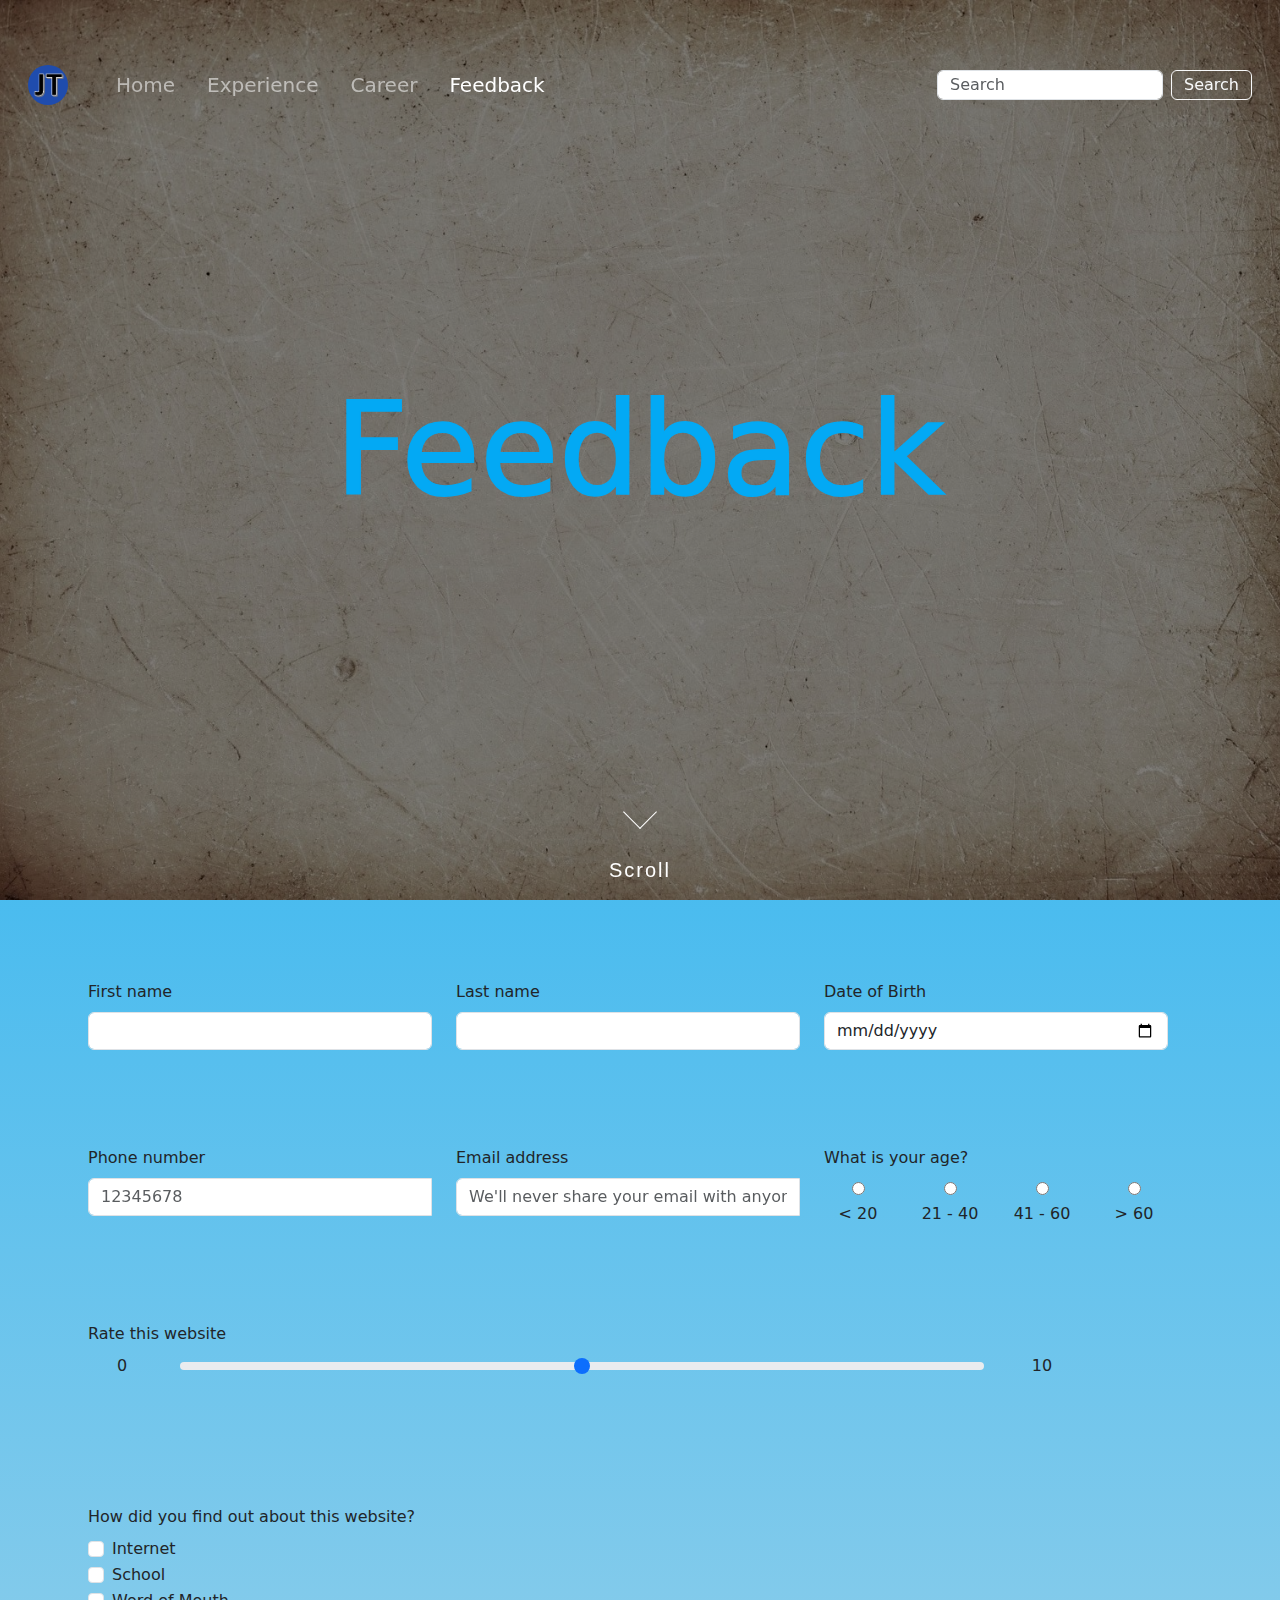
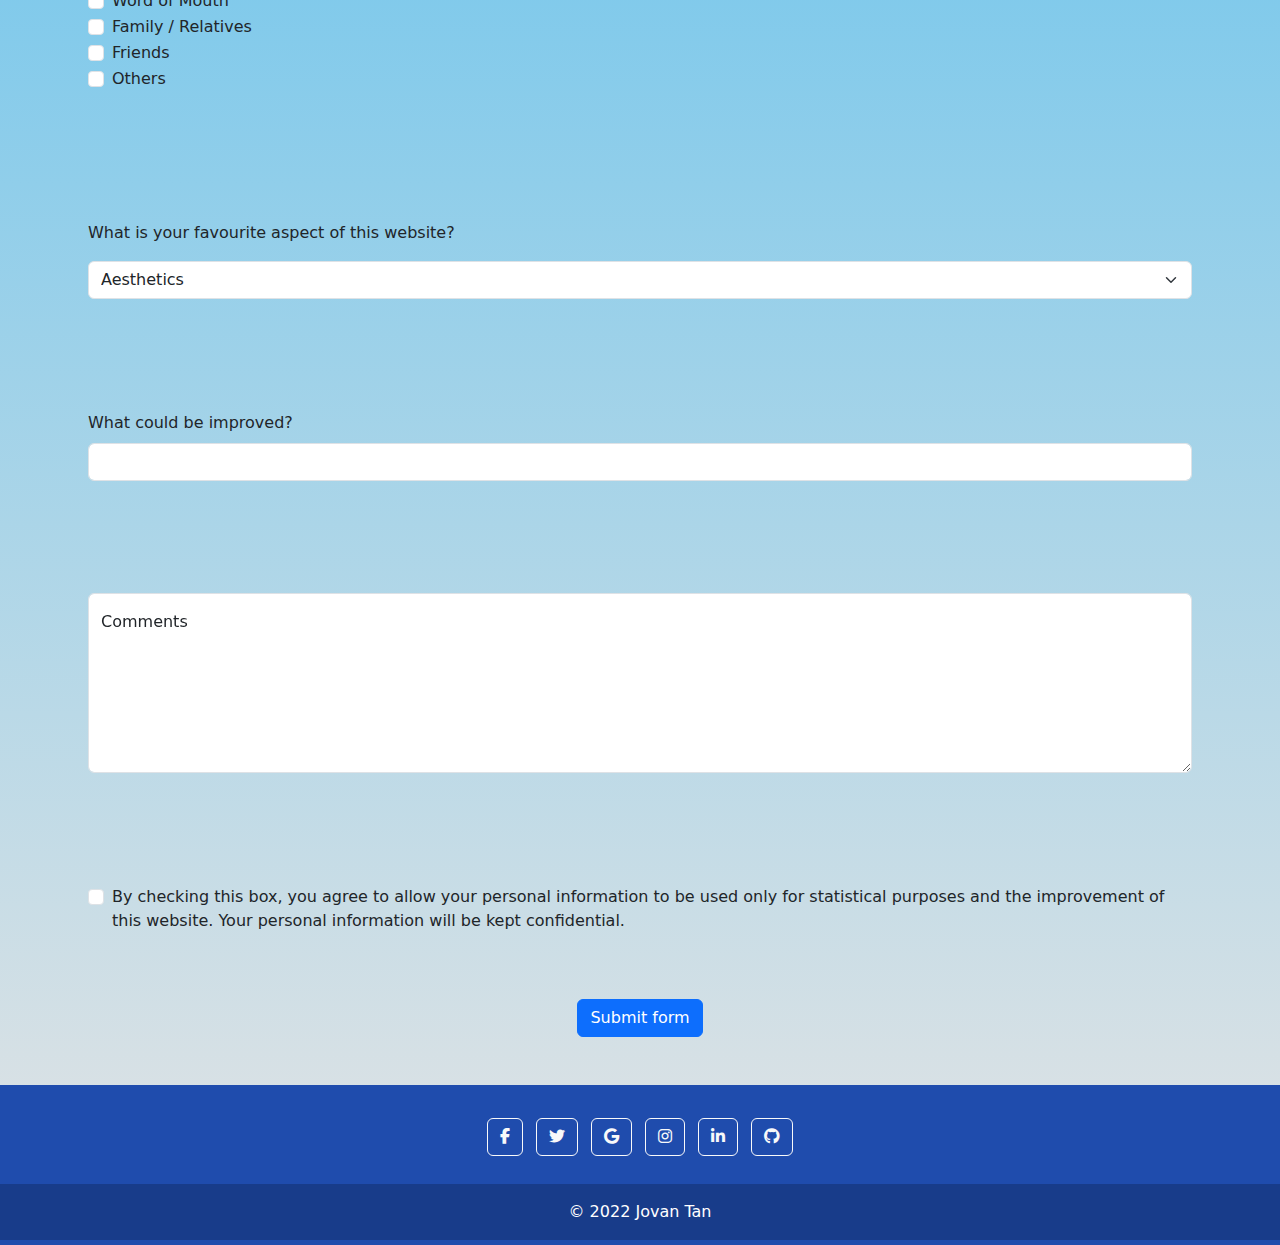
<file: feedback.html>
<!DOCTYPE html>
<html lang="en">
<head>
  <meta charset="UTF-8">
  <meta http-equiv="X-UA-Compatible" content="IE=edge">
  <meta name="viewport" content="width=device-width, initial-scale=1.0">


  <link href="main.css" rel="stylesheet">

  <!-- Latest compiled and minified CSS -->
  <link href="https://cdn.jsdelivr.net/npm/bootstrap@5.1.3/dist/css/bootstrap.min.css" rel="stylesheet">

  <!-- Latest compiled JavaScript -->
  <script src="https://cdn.jsdelivr.net/npm/bootstrap@5.1.3/dist/js/bootstrap.bundle.min.js"></script>

  <link rel="preconnect" href="https://fonts.googleapis.com">
  <link rel="preconnect" href="https://fonts.gstatic.com" crossorigin>
  <link href="https://fonts.googleapis.com/css2?family=Dancing+Script&family=Zen+Loop&display=swap" rel="stylesheet">

  <!-- font awesome -->
  <link href="https://cdnjs.cloudflare.com/ajax/libs/font-awesome/6.1.2/css/all.min.css" rel="stylesheet">

  <title>Document</title>
</head>
<header>
  <nav class="nav navbar navbar-expand-md navbar-dark fixed-top lh-1" id="navbar">
    <div class="container-fluid">
      <a class="navbar-brand px-3" href="#">
        <img src="logo.png" alt="Avatar Logo" style="width:40px;" class="rounded-pill"> 
      </a>
      <button class="navbar-toggler" type="button" data-bs-toggle="collapse" data-bs-target="#navbarScroll" aria-controls="navbarScroll" aria-expanded="false" aria-label="Toggle navigation">
        <span class="navbar-toggler-icon"></span>
      </button>
      <div class="collapse navbar-collapse" id="navbarScroll">
        <ul class="navbar-nav me-auto my-2 my-lg-0 mx-5` navbar-nav-scroll" style="--bs-scroll-height: 100px;">
          <li class="nav-item">
            <a class="nav-link px-3 fs-5" aria-current="page" href="index.html">Home</a>
          </li>
          <li class="nav-item">
            <a class="nav-link px-3 fs-5" href="experience.html">Experience</a>
          </li>
          <li class="nav-item">
            <a class="nav-link px-3 fs-5" href="career.html">Career</a>
          </li>
          <li class="nav-item">
            <a class="nav-link px-3 active fs-5" href="feedback.html">Feedback</a>
          </li>
        </ul>
        <form class="d-flex search-btn px-3">
          <input class="form-control me-2" type="search" placeholder="Search" aria-label="Search">
          <button class="btn btn-outline-light py-0" type="submit">Search</button>
        </form>
      </div>
    </div>
  </nav>
  <div class="feedback">
    <div class="textdiv position-absolute top-50 start-50 translate-middle focus-in-expand">
        <section>
            <div class="fcontent">
              <h2 >Feedback</h2>
              <h2 >Feedback</h2>
            </div>
          </section>
    </div>
    <div class="">
      <section id="section01" class="demo">
        <a href="#section02" class="position-absolute start-50 translate-middle-x"><span></span>Scroll</a>
      </section>
    </div>
  </div>
</header>
<body class="feedbackform">
  <div id="section02"></div>
  <form class="row g-3 needs-validation p-5" novalidate>
    <div class="row p-5">
      <div class="col-sm-12 col-md-6 col-lg-4">
        <label for="validation1" class="form-label">First name</label>
        <input type="text" class="form-control" id="validation1" required>
        <div class="valid-feedback">
          Looks good!
        </div>
        <div class="invalid-feedback">
          Please enter your first name
        </div>
      </div>
      <div class="col-sm-12 col-md-6 col-lg-4">
        <label for="validation2" class="form-label">Last name</label>
        <input type="text" class="form-control" id="validation2" required>
        <div class="valid-feedback">
          Looks good!
        </div>
        <div class="invalid-feedback">
          Please enter your last name
        </div>
      </div>
      <div class="col-sm-12 col-md-6 col-lg-4 form-group">
        <!--Calendar Input-->
        <label for="validation3" class="form-label">Date of Birth</label>
        <input type="date" class="form-control" id="validation3" name="dob" required>
        <div class="valid-feedback">
          Looks good!
        </div>
        <div class="invalid-feedback">
          Please enter your Date of Birth
        </div>
      </div>
    </div>
    <div class="row p-5">
      <div class="col-sm-12 col-md-6 col-lg-4">
        <label for="validationPhone" class="form-label">Phone number</label>
        <div class="input-group has-validation">
          <input type="text" class="form-control" id="validationPhone" aria-describedby="inputGroupPrepend" placeholder="12345678" pattern="[0-9]{8}" required>
          <div class="invalid-feedback">
            Please enter a valid phone number
          </div>
          <div class="valid-feedback">
            Looks good!
          </div>
        </div>
      </div>
      <div class="col-sm-12 col-md-6 col-lg-4">
        <label for="InputEmail" class="form-label">Email address</label>
        <div class="input-group has-validation">
          <input type="email" class="form-control" id="InputEmail" aria-describedby="emailHelp" placeholder="We'll never share your email with anyone else." required>
          <div class="invalid-feedback">
            Please enter a valid email
          </div>
          <div class="valid-feedback">
            Looks good!
          </div>
        </div>
      </div>
      <div class="col-sm-12 col-md-6 col-lg-4">
        <label class="pb-2">What is your age?</label>
        <div class="row text-center">
          <div class="col-md">
            <input type="radio" name="radio1" value="20"><br>
            <label style="text-align:center;"> &#60; 20 </label>
          </div>
          <div class="col-md">
            <input type="radio" name="radio1" value="40"><br>
            <label style="text-align:center;"> 21 - 40 </label>
          </div>
          <div class="col-md">
            <input type="radio" name="radio1" value="60"><br>
            <label style="text-align:center;"> 41 - 60 </label>
          </div>
          <div class="col-md">
            <input type="radio" name="radio1" value="61"><br>
            <label style="text-align:center;"> &#62; 60 </label>
          </div>
        </div>
      </div>
    </div>
    <div class="row p-5">
      <label for="rate" class="form-label">Rate this website</label>
      <div class="col-1 text-center">0</div>
      <div class="col-9">
        <input type="range" class="form-range" min="0" max="10" value="5" step="1" id="rate">
      </div>
      <div class="col-1 text-center">10</div>
    </div>
    <div class="p-5">
      <label class="py-2">How did you find out about this website?</label>
      <div class="form-check">
        <input class="form-check-input" type="checkbox" value="internet" id="internetInput">
        <label class="form-check-label" for="internetInput">
          Internet
        </label>
      </div>
      <div class="form-check">
        <input class="form-check-input" type="checkbox" value="school" id="schoolInput">
        <label class="form-check-label" for="schoolInput">
          School
        </label>
      </div>
      <div class="form-check">
        <input class="form-check-input" type="checkbox" value="word" id="wordInput">
        <label class="form-check-label" for="wordInput">
          Word of Mouth
        </label>
      </div>
      <div class="form-check">
        <input class="form-check-input" type="checkbox" value="family" id="familyInput">
        <label class="form-check-label" for="familyInput">
          Family / Relatives
          </label>
      </div>
      <div class="form-check">
        <input class="form-check-input" type="checkbox" value="friends" id="friendsInput">
        <label class="form-check-label" for="friendsInput">
          Friends
        </label>
      </div>
      <div class="form-check">
        <input class="form-check-input" type="checkbox" value="school" id="otherInput">
        <label class="form-check-label" for="otherInput">
          Others
        </label>
      </div>
    </div>
    <div class="p-5">
      <label class="py-3" for="FavAspect"> What is your favourite aspect of this website? </label>
      <select class="form-select" id="FavAspect" aria-label="Default select example">
        <option value="aesthetic"> Aesthetics</option>
        <option value="layout">Layout</option>
        <option value="content">Content</option>
        <option value="readability">Readability</option>
      </select>
      <div class="invalid-feedback">
        Please enter a valid email
      </div>
      <div class="valid-feedback">
        Looks good!
      </div>
    </div>
    <div class="p-5">
      <label for="validation1" class="form-label"> What could be improved? </label>
    <input type="text" class="form-control" id="validation1" list="improveType" required>
      <datalist id="improveType">
      <option value="Aesthetics">
        <option value="Layout">
        <option value="Contents">
        <option value="Readability">
      </datalist>
      <div class="valid-feedback">
        Looks good!
      </div>
      <div class="invalid-feedback">
        Please enter an aspect
      </div>
    </div>
    <div class="p-5">
      <div class="form-floating">
        <textarea class="form-control" placeholder="Leave a comment here" id="floatingTextarea2" style="height: 20vh"></textarea>
        <label for="floatingTextarea2">Comments</label>
      </div>
    </div>
    <div class="p-5 col-12">
      <div class="form-check">
        <input class="form-check-input" type="checkbox" value="" id="invalidCheck" required>
        <label class="form-check-label" for="invalidCheck">
          By checking this box, you agree to allow your personal information to be used only for statistical purposes and the improvement of this website. Your personal information will be kept confidential.
        </label>
        <div class="invalid-feedback">
          You must agree before submitting.
        </div>
      </div>
    </div>
    <div class="col-12 px-5 text-center">
      <button class="btn btn-primary" type="submit">Submit form</button>
    </div>
  </form>
</body>
<footer class="bg-custom text-center text-white">
  <!-- Grid container -->
  <div class="mx-auto p-4 pb-0">
    <!-- Section: Social media -->
    <section class="mb-4">
      <div class="text-center">
      <!-- Facebook -->
      <a class="btn btn-outline-light btn-floating m-1" href="https://www.facebook.com/jovan.tan.127" target="_blank" role="button">
        <i class="fab fa-facebook-f"></i>
      </a>

      <!-- Twitter -->
      <a class="btn btn-outline-light btn-floating m-1" href="https://twitter.com/kyouran_desu" target="_blank" role="button">
        <i class="fab fa-twitter"></i>
      </a>

      <!-- Google -->
      <a class="btn btn-outline-light btn-floating m-1" href="mailto:joovanntan@gmail.com" target="_blank" role="button">
        <i class="fab fa-google"></i>
      </a>

      <!-- Instagram -->
      <a class="btn btn-outline-light btn-floating m-1" href="https://www.instagram.com/joovanntan/" target="_blank" role="button">
        <i class="fab fa-instagram"></i>
      </a>

      <!-- Linkedin -->
      <a class="btn btn-outline-light btn-floating m-1" href="https://www.linkedin.com/in/kyouran-undefined-a01143248" target="_blank" role="button">
        <i class="fab fa-linkedin-in"></i>
      </a>

      <!-- Github -->
      <a class="btn btn-outline-light btn-floating m-1" href="https://github.com/kyourandesu" target="_blank" role="button">
        <i class="fab fa-github"></i>
      </a>
      </div>
    </section>
    <!-- Section: Social media -->
  </div>
  <!-- Grid container -->

  <!-- Copyright -->
  <div class="text-center p-3" style="background-color: rgba(0, 0, 0, 0.2);">
    © 2022 Jovan Tan
  </div>
  <!-- Copyright -->
</footer>
</html>

<script>
  window.onscroll = function() {scrollFunction()};

function scrollFunction() {
var navbar = document.querySelector('#navbar')
if (document.body.scrollTop > 20 || document.documentElement.scrollTop > 20) {
  navbar.classList.add('bg-custom')
} else {
  navbar.classList.remove('bg-custom')
}
}
</script>
<script>
    (function () {
  'use strict'

  // Fetch all the forms we want to apply custom Bootstrap validation styles to
  var forms = document.querySelectorAll('.needs-validation')

  // Loop over them and prevent submission
  Array.prototype.slice.call(forms)
    .forEach(function (form) {
      form.addEventListener('submit', function (event) {
        if (!form.checkValidity()) {
          event.preventDefault()
          event.stopPropagation()
        }

        form.classList.add('was-validated')
      }, false)
    })
})()
</script>
</file>
<file: main.css>
@import url('https://fonts.googleapis.com/css2?family=Poppins:wght@200&display=swap');
html,
body {
  box-sizing: border-box;
  font-family: 'Dancing Script', cursive;
  font-family: 'Zen Loop', cursive;
  overflow-x: hidden;
}

.font_clr {
  color:rgb(63, 22, 243);
}

.share {
  font-family: 'Poppins', sans-serif;
}

.nav {
  padding-top: 60px !important;
  padding-bottom: 60px !important;
  -webkit-transition: all 0.4s ease !important;
  transition: all 0.4s ease !important;
}

.bg-custom {
  background-color: rgb(31, 76, 173);
    padding-top: 5px !important;
    padding-bottom: 5px !important;
}


.nav-link:hover {
    color:aqua !important;
} 

.search-btn{
    height: 30px;
}

.middle-text-sm {
    font-size: 2vh;
    -webkit-text-stroke: black 0.5px;
}

.home {
    width: 100%;
    height: 100vh;
    background-image: url(sp.png);
    background-position: center top;
	background-size:cover;
    box-shadow: inset 0 0 0 1000px rgba(0,0,0,.5);
    background-repeat: no-repeat;
  background-attachment: fixed;
}

.bg-color {
  background-color: rgb(31, 76, 173);
}

.me-img {
  filter: contrast(100%)
}

.about_padding {
  padding-top: 180px;
  padding-bottom: 350px; 
  z-index: -1;
}

.about_padding1 {
  width: 800px;
}

.col-middle {
  outline: black 0.5px solid;

}

.grid_section {
  margin-top: -190px;
}

.about_row {
  outline: black 1px solid;
  background-color: white;
}

.round {
  border-radius: 25px;
}

.course_img {
  max-width: 180px;
  max-height: 180px;
  border-radius: 50%;
}


.container {
  position: relative;
  width: 50%;
}

.image {
  width: 180px;
  height: 180px;
  border-radius: 50%;
  transition: 0.5s;
  display: flex;
  background-size: cover;
}

.image p {
  opacity: 0;
  transform: scale(0);
  transition: 0.8s;
}

.image:hover {
  box-shadow: 0 0 0 200px rgba(0, 0, 0, 0.6) inset;
}

.image:hover p {
  opacity: 1;
  transform: scale(1);
}

.cat {
  background-image: url(cat.png);
}

.cpr {
  background-image: url(cpr.png);
}

.fop {
  background-image: url(fop.png);
}

.foc {
  background-image: url(foc.png);
}

.fed {
  background-image: url(fed.png);
}

.math {
  background-image: url(math.png);
}

.experience {
  width: 100%;
  height: 100vh;
  background-image: url(engineer_block.jpeg);
  background-position: center top;
  background-size:cover;
  box-shadow: inset 0 0 0 1000px rgba(0,0,0,.5);
  background-repeat: no-repeat;
  background-attachment: fixed;
}

.line-1{
  font-size: 10em;
  position: relative;
  width: 24em;
  border-right: 2px solid rgba(255, 255, 255, 0.75);
  text-align: center;
  white-space: nowrap;
  overflow: hidden;
  transform: translateY(-50%);    
}


.focus-in-expand {
	animation: focus-in-expand 0.8s cubic-bezier(0.250, 0.460, 0.450, 0.940) both !important;
}
  
/* ----------------------------------------------
 * Generated by Animista on 2022-7-13 19:48:50
 * Licensed under FreeBSD License.
 * See http://animista.net/license for more info. 
 * w: http://animista.net, t: @cssanimista
 * ---------------------------------------------- */

/**
 * ----------------------------------------
 * animation focus-in-expand
 * ----------------------------------------
 */
@keyframes focus-in-expand {
    0% {
      letter-spacing: -0.5em;
      filter: blur(12px);
      opacity: 0;
    }
    100% {
      filter: blur(0px);
      opacity: 1;
    }
  }


.demo a {
    position: absolute;
    bottom: 20px;
    left: 48.9%;
    z-index: 2;
    display: inline-block;
    -webkit-transform: translate(0, -50%);
    transform: translate(0, -50%);
    color: #fff;
    font : normal 400 20px/1 'Josefin Sans', sans-serif;
    letter-spacing: .1em;
    text-decoration: none;
    transition: opacity .3s;
  }
  .demo a:hover {
    opacity: .5;
  }
  
#section01 a {
    padding-top: 60px;
  }
  #section01 a span {
    position: absolute;
    top: 0;
    left: 50%;
    width: 24px;
    height: 24px;
    margin-left: -12px;
    border-left: 1px solid #fff;
    border-bottom: 1px solid #fff;
    -webkit-transform: rotate(-45deg);
    transform: rotate(-45deg);
    box-sizing: border-box;
  }
  
  
  #section02 {
    scroll-margin-top: 55px;
  }
  

  html {
    scroll-behavior: smooth;
  }
  

/* Start of Tic Tac Toe */

.ttt {
  padding-bottom: 100px;
}

.background {
  background-color: #ffffff;
  height: 100vh;
  padding-top: 1px;
}

.title {
  color: rgb(63, 22, 243);
  text-align: center;
  font-size: 40px;
  margin-top: 10%;
}

.display {
  color: rgb(0, 0, 0);
  font-size: 25px;
  text-align: center;
  margin-top: 1em;
  margin-bottom: 1em;
}

.hide {
  display: none;
}

.container {
  margin: 0 auto;
  display: grid;
  grid-template-columns: 33% 33% 33%;
  grid-template-rows: 33% 33% 33%;
  max-width: 300px;

}

.tile {
  border: 1px solid rgb(0, 0, 0);
  min-width: 100px;
  min-height: 100px;
  display: flex;
  justify-content: center;
  align-items: center;
  font-size: 50px;
  cursor: pointer;
}

.playerX {
  color: #09C372;
}

.playerO {
  color: #498AFB;
}

.controls {
  display: flex;
  flex-direction: row;
  justify-content: center;
  align-items: center;
  margin-top: 1em;
}

.controls button {
  color: rgb(0, 0, 0);
  padding: 8px;
  border-radius: 8px;
  border: none;
  font-size: 20px;
  margin-left: 1em;
  cursor: pointer;
}

.restart {
  background-color: #000000;
}

#reset {
  background-color: #ffffff;
  outline: 1px solid black;
}

#reset:hover {
  background-color: #000000;
  color: white;
}

/* End of Tic Tac Toe */

.bg-grey {
  background-color: #474e5d;
}

/* Start of Typewriter Animation */
/* The typing effect */
.anim-typewriter{
  animation: typewriter 1.5s steps(17) 2s 1 normal both,
             blinkTextCursor 800ms steps(40) infinite normal;
}
@keyframes typewriter{
  from{width: 0;}
  to{width: 5.5em;}
}
@keyframes blinkTextCursor{
  from{border-right-color: rgba(255,255,255,.75);}
  to{border-right-color: transparent;}
}
/* End of Typewriter Animation */

/* Start of Timeline code*/
/* The actual timeline (the vertical ruler) */
* {
  box-sizing: border-box;
}
.timeline {
  position: relative;
  max-width: 1200px;
  margin: 0 auto;
}

/* The actual timeline (the vertical ruler) */
.timeline::after {
  content: '';
  position: absolute;
  width: 6px;
  background-color: rgb(255, 255, 255);
  top: 0;
  bottom: 0;
  left: 50%;
  margin-left: -3px;
}

/* Container around content */
.container1 {
  padding: 10px 40px;
  position: relative;
  background-color: inherit;
  width: 50%;
}

/* The circles on the timeline */
.container1::after {
  content: '';
  position: absolute;
  width: 25px;
  height: 25px;
  right: -13px;
  background-color: white;
  border: 4px solid #FF9F55;
  top: 15px;
  border-radius: 50%;
  z-index: 1;
}

/* Place the container to the left */
.left {
  left: 0;
}

/* Place the container to the right */
.right {
  left: 50%;
}

/* Add arrows to the left container (pointing right) */
.left::before {
  content: " ";
  height: 0;
  position: absolute;
  top: 22px;
  width: 0;
  z-index: 1;
  right: 30px;
  border: medium solid white;
  border-width: 10px 0 10px 10px;
  border-color: transparent transparent transparent white;
}

/* Add arrows to the right container (pointing left) */
.right::before {
  content: " ";
  height: 0;
  position: absolute;
  top: 22px;
  width: 0;
  z-index: 1;
  left: 30px;
  border: medium solid white;
  border-width: 10px 10px 10px 0;
  border-color: transparent rgb(255, 255, 255) transparent transparent;
}

/* Fix the circle for containers on the right side */
.right::after {
  left: -12px;
}

/* The actual content */
.content {
  padding: 20px 30px;
  background-color: white;
  position: relative;
  border-radius: 6px;
}

/* Media queries - Responsive timeline on screens less than 600px wide */
@media screen and (max-width: 700px) {
  /* Place the timelime to the left */
  .timeline::after {
  left: 31px;
  }
  
  /* Full-width containers */
  .container1 {
  width: 100%;
  padding-left: 70px;
  padding-right: 35px;
  }
  
  /* Make sure that all arrows are pointing leftwards */
  .container1::before {
  left: 60px;
  border: medium solid white;
  border-width: 10px 10px 10px 0;
  border-color: transparent white transparent transparent;
  }

  /* Make sure all circles are at the same spot */
  .left::after, .right::after {
  left: 18px;
  }
  
  /* Make all right containers behave like the left ones */
  .right {
  left: 0%;
  }

  .current::before {
    width: 100% !important;
    border-radius: 10px;
    background-color: white !important;
  }
}
/* End of Timeline code */

.bottom {
  background-color: #474e5d;
  height: auto;

}

.current {
  border-top-left-radius: 20px;
  border-top-right-radius: 20px;
  background-color: white;
}

.carousel {
  border-radius: 20px;
  min-width: 350px;
  width: 60%;
  height: 70%;
  box-shadow: 8px 14px 19px 0px rgba(0,0,0,0.77);
  -webkit-box-shadow: 8px 14px 19px 0px rgba(0,0,0,0.77);
  -moz-box-shadow: 8px 14px 19px 0px rgba(0,0,0,0.77);
}

.carou {
  border-top-left-radius: 20px;
  border-top-right-radius: 20px;
}

.timetable_span{
  width: calc(100%/21);
}

.tablediv {
  overflow-x: scroll;
}

.table {
  caption-side: top;
}

.flip-card {
  background-color: transparent;
  width: 300px;
  height: 300px;
  perspective: 1000px;
}

.flip-card-inner {
  position: relative;
  transition: transform 0.6s;
  transform-style: preserve-3d;
  box-shadow: 0 4px 8px 0 rgba(0,0,0,0.2);
}

.flip-card:hover .flip-card-inner {
  transform: rotateY(180deg);
}

.flip-card-front, .flip-card-back {
  position: absolute;
  width: 100%;
  height: 100%;
  -webkit-backface-visibility: hidden;
  backface-visibility: hidden;
}

.flip-card-front {
  background-color: #bbb;
  color: black;
}

.flip-card-back {
  background-color: #2980b9;
  color: white;
  transform: rotateY(180deg);
}

.bg-color2 {
  background: rgb(64,123,198);
  background: linear-gradient(180deg, rgba(64,123,198,1) 0%, rgba(160,188,210,1) 100%, rgba(245,245,220,1) 100%);
}

.bg-color3 {
  background: rgb(64,123,198);
  background: linear-gradient(180deg, rgba(64,123,198,1) 0%, rgba(160,188,210,1) 0%, rgba(245,245,220,1) 100%);
}

.career {
  width: 100%;
  height: 100vh;
  background-image: url(spbackground.jpg);
  background-position: center top;
  background-size:cover;
  box-shadow: inset 0 0 0 1000px rgba(0,0,0,.5);
  background-repeat: no-repeat;
  background-attachment: fixed;
}

@import url("https://fonts.googleapis.com/css?family=Raleway:900&display=swap");

#container {
    position: absolute;
    margin: auto;
    width: 100vw;
    height: 5rem;
    top: 0;
    bottom: 0;

    filter: url(#threshold) blur(0.6px);
}

#text1,
#text2 {
    position: absolute;
    width: 100%;
    display: inline-block;

    font-family: "Raleway", sans-serif;
    font-size: 7vw;

    text-align: center;

    user-select: none;
}

.career-pic {
  width: 300px;

}

.career-section {
  background-color: #92aed1;
}

.graduation {
  width: 100%;
  height: 70vh;
  background-image: url(graduation.png);
  background-position: center top;
  background-size:cover;
  box-shadow: inset 0 0 0 1000px rgba(0,0,0,.5);
  background-repeat: no-repeat;
  background-attachment: fixed;
}

.container {
  width:100%;
}

.feedback {
  width: 100%;
  height: 100vh;
  /* image from https://www.freepik.com/free-photo/grunge-concrete-material-background-texture-wall-concept_3224625.htm#query=retro%20background&position=7&from_view=keyword */
  background-image: url(paper.jpg);
  background-position: center top;
  background-size:cover;
  box-shadow: inset 0 0 0 1000px rgba(0,0,0,.5);
  background-repeat: no-repeat;
  background-attachment: fixed;
}

@import url("https://fonts.googleapis.com/css?family=Poppins:100,200,300,400,500,600,700,800,900");

.fcontent {
  position: relative;
  width: 1px;
}

.fcontent h2 {
  color: rgb(255, 255, 255);
  font-size: 10vw;
  position: absolute;
  transform: translate(-50%, -50%);
}

.fcontent h2:nth-child(1) {
  color: transparent;
  -webkit-text-stroke: 2px #03a9f4;
}

.fcontent h2:nth-child(2) {
  color: #03a9f4;
  animation: animate 4s ease-in-out infinite;
}

@keyframes animate {
  0%,
  100% {
    clip-path: polygon(
      0% 45%,
      16% 44%,
      33% 50%,
      54% 60%,
      70% 61%,
      84% 59%,
      100% 52%,
      100% 100%,
      0% 100%
    );
  }

  50% {
    clip-path: polygon(
      0% 60%,
      15% 65%,
      34% 66%,
      51% 62%,
      67% 50%,
      84% 45%,
      100% 46%,
      100% 100%,
      0% 100%
    );
  }
}

.feedbackform {
  background: rgb(64,123,198);
background: linear-gradient(180deg, rgba(64,123,198,1) 0%, rgba(218,95,95,1) 0%, rgba(3,169,244,1) 0%, rgba(228,228,228,1) 100%);
}
</file>
